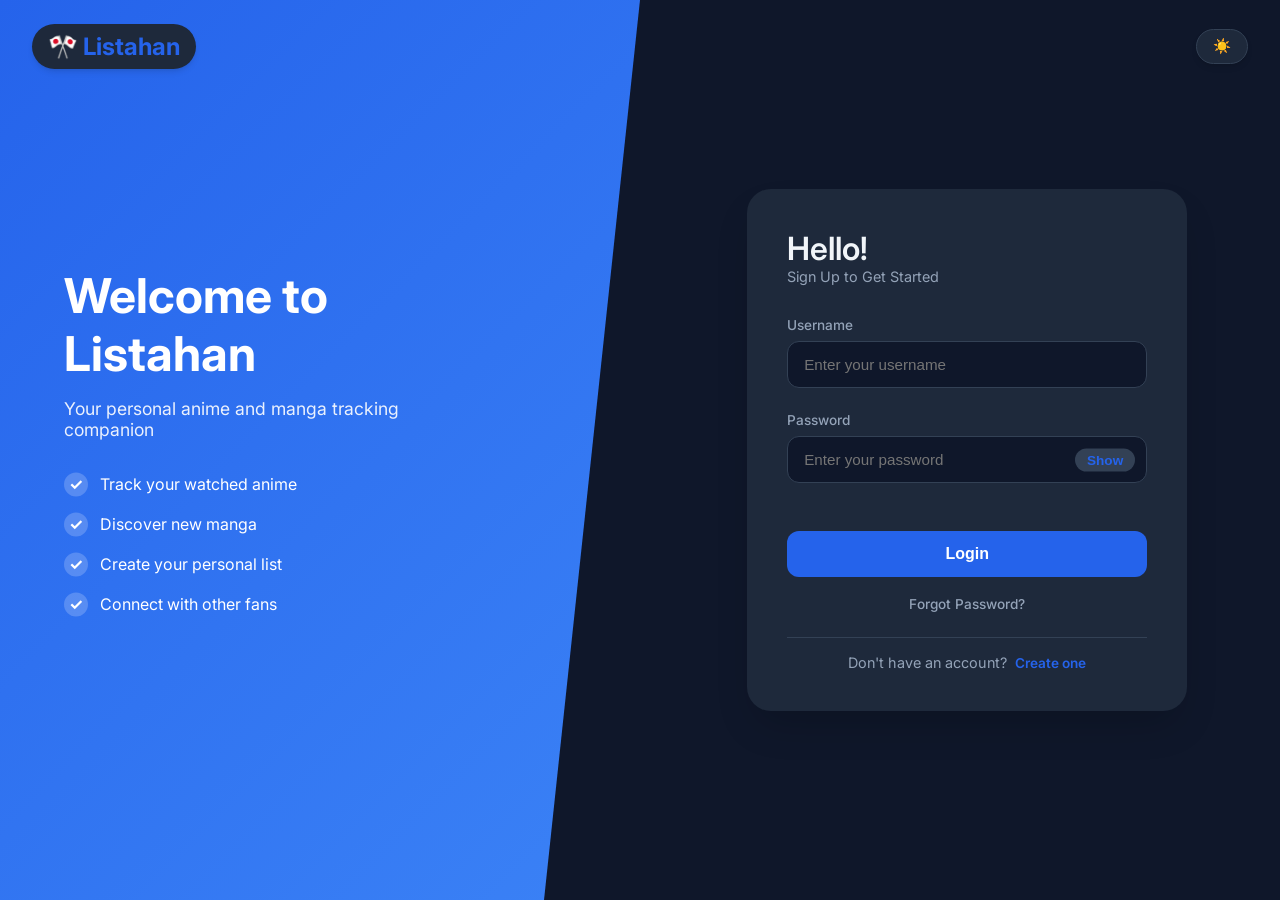
<file: index.html>
<!DOCTYPE html>
<html lang="en" data-theme="dark">
<head>
  <meta charset="UTF-8">
  <meta name="viewport" content="width=device-width, initial-scale=1.0">
  <title>Listahan ng AnimeManga — Dashboard</title>
  <link rel="icon" href="data:image/svg+xml,<svg xmlns='http://www.w3.org/2000/svg' viewBox='0 0 100 100'><text y='.9em' font-size='90'>🎌</text></svg>">
  <link rel="stylesheet" href="styles/style.css">
  <link rel="stylesheet" href="styles/detail-modal.css">
  <style>
    /* User Dropdown Styles */
    .user-dropdown-container {
      position: relative;
    }

    .user-dropdown {
      position: relative;
    }

    .user-dropdown-btn {
      display: flex;
      align-items: center;
      gap: 8px;
      padding: 8px 16px;
      background: var(--bg-card);
      border: 1px solid var(--border-color);
      border-radius: 30px;
      color: var(--text-primary);
      cursor: pointer;
      font-size: 0.9rem;
      transition: all 0.2s;
      white-space: nowrap;
      width: 100%;
    }

    .user-dropdown-btn:hover {
      background: var(--border-color);
      border-color: var(--accent);
    }

    .user-avatar {
      font-size: 1.1rem;
    }

    .user-name {
      font-weight: 500;
      max-width: 100px;
      overflow: hidden;
      text-overflow: ellipsis;
      white-space: nowrap;
    }

    .dropdown-arrow {
      font-size: 0.7rem;
      opacity: 0.7;
      transition: transform 0.2s;
      margin-left: auto;
    }

    .user-dropdown.active .dropdown-arrow {
      transform: rotate(180deg);
    }

    .user-dropdown-menu {
      position: absolute;
      top: calc(100% + 8px);
      right: 0;
      min-width: 220px;
      background: var(--bg-card);
      border: 1px solid var(--border-color);
      border-radius: 16px;
      padding: 8px 0;
      box-shadow: 0 10px 30px rgba(0, 0, 0, 0.3);
      opacity: 0;
      visibility: hidden;
      transform: translateY(-10px);
      transition: all 0.2s;
      z-index: 1000;
    }

    .user-dropdown.active .user-dropdown-menu {
      opacity: 1;
      visibility: visible;
      transform: translateY(0);
    }

    .dropdown-item {
      display: flex;
      align-items: center;
      gap: 12px;
      padding: 12px 16px;
      color: var(--text-primary);
      text-decoration: none;
      font-size: 0.95rem;
      transition: background 0.2s;
      cursor: pointer;
      border: none;
      background: none;
      width: 100%;
      text-align: left;
      box-sizing: border-box;
    }

    .dropdown-item:hover {
      background: rgba(100, 108, 255, 0.1);
    }

    .dropdown-item.logout-item:hover {
      background: rgba(244, 67, 54, 0.1);
      color: #f44336;
    }

    .dropdown-icon {
      font-size: 1.1rem;
      opacity: 0.8;
      min-width: 24px;
    }

    .dropdown-divider {
      height: 1px;
      background: var(--border-color);
      margin: 8px 0;
    }

    /* Auth buttons for logged out state */
    .auth-buttons {
      display: flex;
      gap: 8px;
    }

    .login-link, .register-link {
      padding: 8px 16px;
      border-radius: 30px;
      text-decoration: none;
      font-size: 0.9rem;
      font-weight: 500;
      transition: all 0.2s;
      white-space: nowrap;
    }

    .login-link {
      color: var(--text-primary);
      border: 1px solid var(--border-color);
    }

    .login-link:hover {
      background: var(--border-color);
    }

    .register-link {
      background: var(--accent);
      color: white;
      border: 1px solid var(--accent);
    }

    .register-link:hover {
      opacity: 0.9;
      transform: translateY(-2px);
    }

    @media (max-width: 768px) {
      .user-name {
        max-width: 60px;
      }
      
      .user-dropdown-btn {
        padding: 6px 12px;
      }
      
      .auth-buttons {
        gap: 4px;
      }
      
      .login-link, .register-link {
        padding: 6px 12px;
        font-size: 0.8rem;
      }
      
      .user-dropdown-menu {
        min-width: 200px;
      }
    }
  </style>
</head>
<body>

<!-- Loading Screen -->
<div id="loadingScreen">
  <div class="loading-logo">🎌 Listahan</div>
  <div class="loading-bar-wrap"><div class="loading-bar"></div></div>
</div>

<!-- Header with Dropdown -->
<header class="site-header">
  <a href="index.html" class="header-brand">🎌 Listahan</a>
  <nav class="site-nav">
    <a href="index.html" class="nav-link active" data-page="home">Dashboard</a>
    <a href="anime.html" class="nav-link" data-page="anime">Anime</a>
    <a href="manga.html" class="nav-link" data-page="manga">Manga</a>
    <a href="manhwa.html" class="nav-link" data-page="manhwa">Manhwa</a>
  </nav>
  <div class="header-right">
    <div class="db-status offline" id="dbStatus">
      <span class="db-dot"></span>Offline
    </div>
    <button id="themeToggle">🌙</button>
    <div id="headerUser" class="user-dropdown-container">
      <!-- Dynamically populated by auth.js -->
    </div>
  </div>
</header>

<!-- Main -->
<main class="page-wrapper">
  <!-- Page Header -->
  <div class="page-header">
    <div>
      <h1 class="page-title">Dashboard</h1>
      <p class="page-subtitle">Your anime, manga & manhwa collection</p>
    </div>
    <div class="search-wrap">
      <span class="search-icon">🔍</span>
      <input type="text" id="searchInput" class="search-input" placeholder="Search your collection...">
      <div id="searchResults"></div>
    </div>
  </div>

  <!-- Stats -->
  <div class="stats-grid">
    <div class="stat-card">
      <div class="stat-num" id="statTotal">0</div>
      <div class="stat-label">Total Titles</div>
    </div>
    <div class="stat-card">
      <div class="stat-num" id="statAnime">0</div>
      <div class="stat-label">Anime</div>
    </div>
    <div class="stat-card">
      <div class="stat-num" id="statManga">0</div>
      <div class="stat-label">Manga</div>
    </div>
    <div class="stat-card">
      <div class="stat-num" id="statManhwa">0</div>
      <div class="stat-label">Manhwa</div>
    </div>
    <div class="stat-card">
      <div class="stat-num" id="statWatching">0</div>
      <div class="stat-label">Watching</div>
    </div>
    <div class="stat-card">
      <div class="stat-num" id="statComplete">0</div>
      <div class="stat-label">Completed</div>
    </div>
  </div>

  <!-- Recent -->
  <h2 class="section-title">📺 Recently Updated</h2>
  <div id="recentContainer">
    <div class="loading-state">
      <div class="spinner-ring"></div>
      <p>Loading your collection...</p>
    </div>
  </div>

  <!-- Quick Links -->
  <h2 class="section-title" style="margin-top: 2rem;">🔗 Quick Add</h2>
  <div style="display:flex; gap:0.75rem; flex-wrap:wrap; margin-bottom:2rem;">
    <a href="anime.html" class="filter-tab" style="background:var(--bg-card)">➕ Add Anime</a>
    <a href="manga.html" class="filter-tab" style="background:var(--bg-card)">➕ Add Manga</a>
    <a href="manhwa.html" class="filter-tab" style="background:var(--bg-card)">➕ Add Manhwa</a>
  </div>
</main>

<!-- Footer -->
<footer class="site-footer">
  <div class="footer-brand">🎌 Listahan ng AnimeManga</div>
  <div class="footer-links">
    <a href="about.html">About</a>
    <a href="privacy.html">Privacy</a>
    <a href="contact.html">Contact</a>
  </div>
 <p class="footer-copy">Made with ❤️ by Mark Joseph Rogasan &copy; 2026</p>
</footer>

<!-- Scripts -->
<script src="js/config.js"></script>
<script src="js/database.js"></script>
<script src="js/auth.js"></script>
<script src="js/notification.js"></script>
<script src="js/common.js"></script>
<script src="js/detail-modal.js"></script>
<script src="js/index.js"></script>

<script>
  // Init db status indicator
  const dbStatusEl = document.getElementById('dbStatus');
  Database.onStatusChange(online => {
    dbStatusEl.className = `db-status ${online ? 'online' : 'offline'}`;
    dbStatusEl.innerHTML = `<span class="db-dot"></span>${online ? 'Online' : 'Offline'}`;
  });

  // Hide loading screen
  window.addEventListener('load', () => {
    setTimeout(() => {
      const ls = document.getElementById('loadingScreen');
      if (ls) { 
        ls.classList.add('hide'); 
        setTimeout(() => ls.remove(), 500); 
      }
    }, 1200);
  });

  // Close dropdown when clicking outside
  document.addEventListener('click', function(event) {
    const dropdowns = document.querySelectorAll('.user-dropdown');
    dropdowns.forEach(dropdown => {
      if (!dropdown.contains(event.target)) {
        dropdown.classList.remove('active');
      }
    });
  });

  // Toggle dropdown function
  window.toggleDropdown = function(event) {
    if (event) {
      event.stopPropagation();
    }
    
    // Close all other dropdowns
    document.querySelectorAll('.user-dropdown').forEach(dropdown => {
      if (dropdown !== event?.currentTarget?.parentElement) {
        dropdown.classList.remove('active');
      }
    });
    
    // Toggle current dropdown
    const dropdown = event?.currentTarget?.parentElement;
    if (dropdown) {
      dropdown.classList.toggle('active');
    }
  };

  // Logout function
  window.logout = function() {
    if (Auth) {
      Auth.logout();
    } else {
      localStorage.removeItem(CONFIG.SESSION_KEY);
      window.location.href = 'login.html';
    }
  };

  // Update header user display
  function updateHeaderUser() {
    const headerUser = document.getElementById('headerUser');
    if (!headerUser) return;
    
    const session = localStorage.getItem(CONFIG.SESSION_KEY);
    if (session) {
      try {
        const user = JSON.parse(session);
        headerUser.innerHTML = `
          <div class="user-dropdown">
            <button class="user-dropdown-btn" onclick="toggleDropdown(event)">
              <span class="user-avatar">👤</span>
              <span class="user-name">${user.username}</span>
              <span class="dropdown-arrow">▼</span>
            </button>
            <div class="user-dropdown-menu">
              </a>
              <a href="change-password.html" class="dropdown-item">
                <span class="dropdown-icon">🔐</span>
                Change Password
              </a>
              <div class="dropdown-divider"></div>
              <button onclick="logout()" class="dropdown-item logout-item">
                <span class="dropdown-icon">🚪</span>
                Logout
              </button>
            </div>
          </div>
        `;
      } catch (e) {
        console.error('Error parsing user session:', e);
      }
    } else {
      headerUser.innerHTML = `
        <div class="auth-buttons">
          <a href="login.html" class="login-link">Login</a>
          <a href="register.html" class="register-link">Register</a>
        </div>
      `;
    }
  }

  // Call updateHeaderUser when page loads
  document.addEventListener('DOMContentLoaded', updateHeaderUser);
  
  // Also update when storage changes (for multi-tab support)
  window.addEventListener('storage', function(e) {
    if (e.key === CONFIG.SESSION_KEY) {
      updateHeaderUser();
    }
  });
</script>
</body>
</html>
</file>
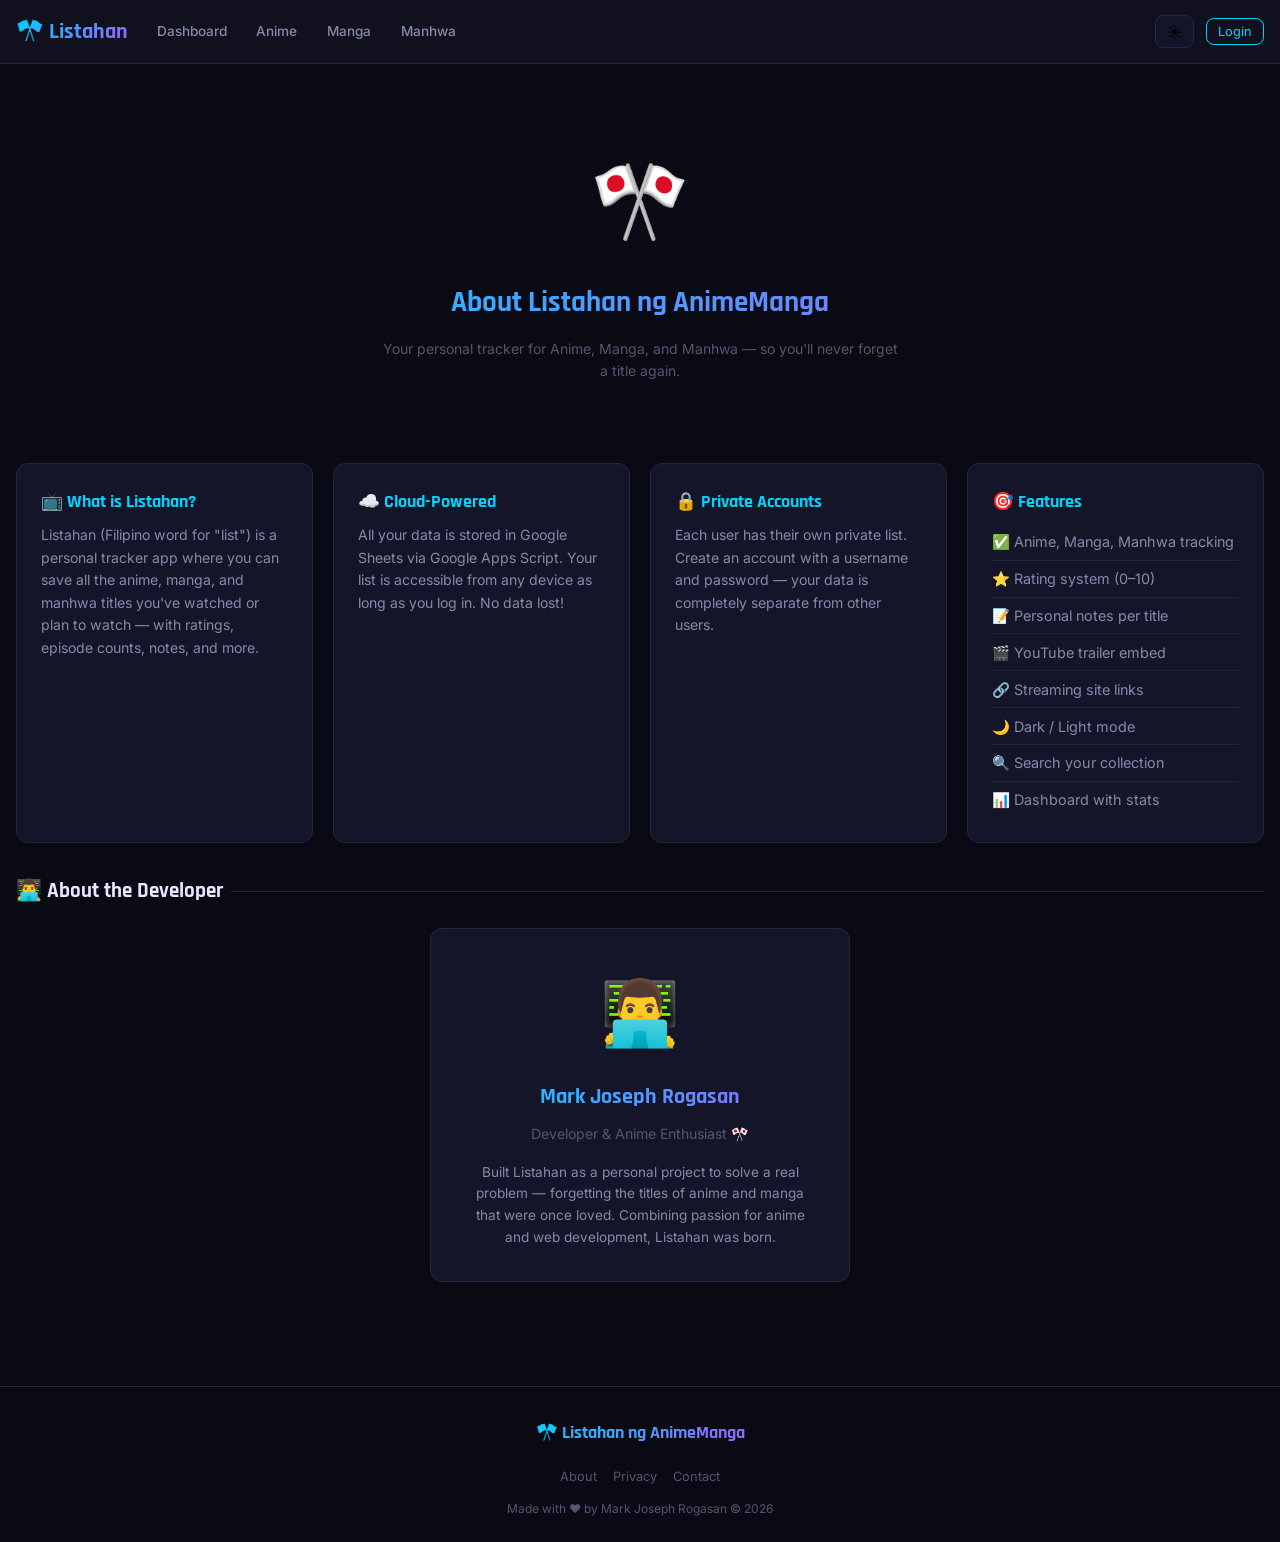
<file: about.html>
<!DOCTYPE html>
<html lang="en" data-theme="dark">
<head>
  <meta charset="UTF-8">
  <meta name="viewport" content="width=device-width, initial-scale=1.0">
  <title>About — Listahan ng AnimeManga</title>
  <link rel="icon" href="data:image/svg+xml,<svg xmlns='http://www.w3.org/2000/svg' viewBox='0 0 100 100'><text y='.9em' font-size='90'>🎌</text></svg>">
  <link rel="stylesheet" href="styles/style.css">
  <style>
    .about-hero { text-align:center; padding: 3rem 1rem; }
    .about-hero .big-icon { font-size: 5rem; display:block; margin-bottom:1rem; }
    .about-grid { display:grid; grid-template-columns: repeat(auto-fill, minmax(260px, 1fr)); gap:1.25rem; margin:2rem 0; }
    .about-card { background:var(--bg-card); border:1px solid var(--border); border-radius:var(--radius); padding:1.5rem; }
    .about-card h3 { font-family:'Rajdhani',sans-serif; font-size:1.1rem; margin-bottom:0.5rem; color:var(--accent); }
    .dev-card { background:var(--bg-card); border:1px solid var(--border); border-radius:var(--radius); padding:2rem; text-align:center; max-width:420px; margin:0 auto 2rem; }
    .dev-avatar { font-size:4rem; display:block; margin-bottom:1rem; }
    .dev-name { font-family:'Rajdhani',sans-serif; font-size:1.4rem; font-weight:700; background:var(--gradient); -webkit-background-clip:text; -webkit-text-fill-color:transparent; }
    .feature-list { list-style:none; }
    .feature-list li { padding:0.4rem 0; font-size:0.9rem; color:var(--text-secondary); border-bottom:1px solid var(--border); }
    .feature-list li:last-child { border:none; }
  </style>
</head>
<body>
<header class="site-header">
  <a href="index.html" class="header-brand">🎌 Listahan</a>
  <nav class="site-nav">
    <a href="index.html" class="nav-link" data-page="home">Dashboard</a>
    <a href="anime.html" class="nav-link">Anime</a>
    <a href="manga.html" class="nav-link">Manga</a>
    <a href="manhwa.html" class="nav-link">Manhwa</a>
  </nav>
  <div class="header-right">
    <button id="themeToggle" onclick="Common.toggleTheme()">🌙</button>
    <div id="headerUser"></div>
  </div>
</header>

<main class="page-wrapper">
  <div class="about-hero">
    <span class="big-icon">🎌</span>
    <h1 class="page-title">About Listahan ng AnimeManga</h1>
    <p style="color:var(--text-muted); max-width:520px; margin:0.75rem auto 0;">Your personal tracker for Anime, Manga, and Manhwa — so you'll never forget a title again.</p>
  </div>

  <div class="about-grid">
    <div class="about-card">
      <h3>📺 What is Listahan?</h3>
      <p style="font-size:0.88rem; color:var(--text-secondary); line-height:1.6;">Listahan (Filipino word for "list") is a personal tracker app where you can save all the anime, manga, and manhwa titles you've watched or plan to watch — with ratings, episode counts, notes, and more.</p>
    </div>
    <div class="about-card">
      <h3>☁️ Cloud-Powered</h3>
      <p style="font-size:0.88rem; color:var(--text-secondary); line-height:1.6;">All your data is stored in Google Sheets via Google Apps Script. Your list is accessible from any device as long as you log in. No data lost!</p>
    </div>
    <div class="about-card">
      <h3>🔒 Private Accounts</h3>
      <p style="font-size:0.88rem; color:var(--text-secondary); line-height:1.6;">Each user has their own private list. Create an account with a username and password — your data is completely separate from other users.</p>
    </div>
    <div class="about-card">
      <h3>🎯 Features</h3>
      <ul class="feature-list">
        <li>✅ Anime, Manga, Manhwa tracking</li>
        <li>⭐ Rating system (0–10)</li>
        <li>📝 Personal notes per title</li>
        <li>🎬 YouTube trailer embed</li>
        <li>🔗 Streaming site links</li>
        <li>🌙 Dark / Light mode</li>
        <li>🔍 Search your collection</li>
        <li>📊 Dashboard with stats</li>
      </ul>
    </div>
  </div>

  <h2 class="section-title">👨‍💻 About the Developer</h2>
  <div class="dev-card">
    <span class="dev-avatar">👨‍💻</span>
    <div class="dev-name">Mark Joseph Rogasan</div>
    <p style="color:var(--text-muted); font-size:0.88rem; margin:0.5rem 0 1rem;">Developer & Anime Enthusiast 🎌</p>
    <p style="font-size:0.85rem; color:var(--text-secondary); line-height:1.6;">Built Listahan as a personal project to solve a real problem — forgetting the titles of anime and manga that were once loved. Combining passion for anime and web development, Listahan was born.</p>
  </div>
</main>

<footer class="site-footer">
  <div class="footer-brand">🎌 Listahan ng AnimeManga</div>
  <div class="footer-links">
    <a href="about.html">About</a>
    <a href="privacy.html">Privacy</a>
    <a href="contact.html">Contact</a>
  </div>
  <p class="footer-copy">Made with ❤️ by Mark Joseph Rogasan &copy; 2026</p>
</footer>

<script src="js/config.js"></script>
<script src="js/database.js"></script>
<script src="js/auth.js"></script>
<script src="js/notification.js"></script>
<script src="js/common.js"></script>
<script>
  Auth.init(); Common.initTheme(); Common.renderUserInfo();
</script>
</body>
</html>
</file>
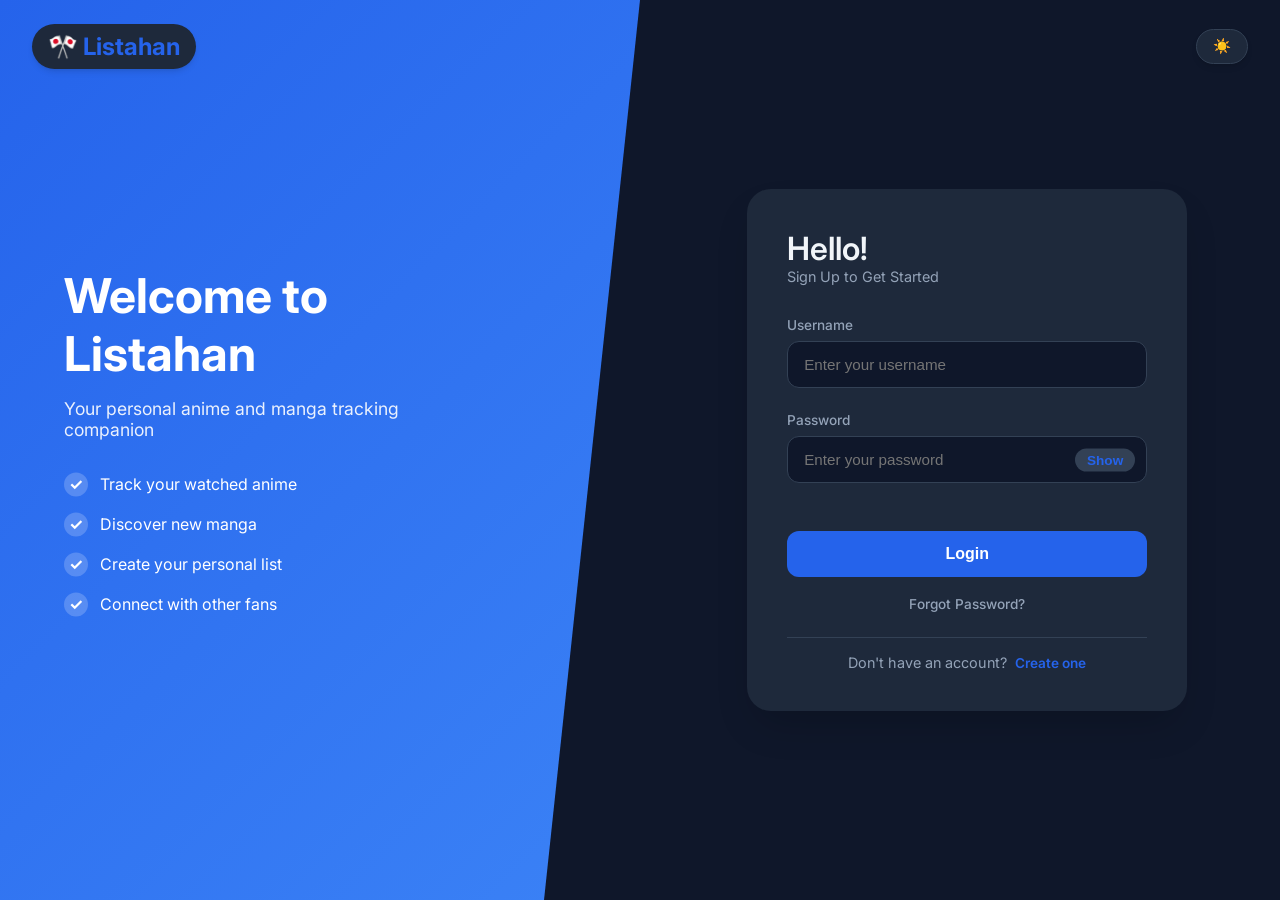
<file: anime.html>
<!DOCTYPE html>
<html lang="en" data-theme="dark">
<head>
  <meta charset="UTF-8">
  <meta name="viewport" content="width=device-width, initial-scale=1.0">
  <title>Listahan — Anime</title>
  <link rel="icon" href="data:image/svg+xml,<svg xmlns='http://www.w3.org/2000/svg' viewBox='0 0 100 100'><text y='.9em' font-size='90'>🎌</text></svg>">
  <link rel="stylesheet" href="styles/style.css">
  <link rel="stylesheet" href="styles/detail-modal.css">
  <style>
    /* User Dropdown Styles */
    .user-dropdown-container {
      position: relative;
    }
    .user-dropdown {
      position: relative;
    }
    .user-dropdown-btn {
      display: flex;
      align-items: center;
      gap: 8px;
      padding: 8px 16px;
      background: var(--bg-card);
      border: 1px solid var(--border-color);
      border-radius: 30px;
      color: var(--text-primary);
      cursor: pointer;
      font-size: 0.9rem;
      transition: all 0.2s;
      white-space: nowrap;
    }
    .user-dropdown-btn:hover {
      background: var(--border-color);
      border-color: var(--accent);
    }
    .user-avatar {
      font-size: 1.1rem;
    }
    .user-name {
      font-weight: 500;
      max-width: 100px;
      overflow: hidden;
      text-overflow: ellipsis;
      white-space: nowrap;
    }
    .dropdown-arrow {
      font-size: 0.7rem;
      opacity: 0.7;
      transition: transform 0.2s;
    }
    .user-dropdown.active .dropdown-arrow {
      transform: rotate(180deg);
    }
    .user-dropdown-menu {
      position: absolute;
      top: calc(100% + 8px);
      right: 0;
      min-width: 220px;
      background: var(--bg-card);
      border: 1px solid var(--border-color);
      border-radius: 16px;
      padding: 8px 0;
      box-shadow: 0 10px 30px rgba(0, 0, 0, 0.3);
      opacity: 0;
      visibility: hidden;
      transform: translateY(-10px);
      transition: all 0.2s;
      z-index: 1000;
    }
    .user-dropdown.active .user-dropdown-menu {
      opacity: 1;
      visibility: visible;
      transform: translateY(0);
    }
    .dropdown-item {
      display: flex;
      align-items: center;
      gap: 12px;
      padding: 12px 16px;
      color: var(--text-primary);
      text-decoration: none;
      font-size: 0.95rem;
      transition: background 0.2s;
      cursor: pointer;
      border: none;
      background: none;
      width: 100%;
      text-align: left;
    }
    .dropdown-item:hover {
      background: rgba(100, 108, 255, 0.1);
    }
    .dropdown-item.logout-item:hover {
      background: rgba(244, 67, 54, 0.1);
      color: #f44336;
    }
    .dropdown-icon {
      font-size: 1.1rem;
      opacity: 0.8;
      min-width: 24px;
    }
    .dropdown-divider {
      height: 1px;
      background: var(--border-color);
      margin: 8px 0;
    }
    .auth-buttons {
      display: flex;
      gap: 8px;
    }
    .login-link, .register-link {
      padding: 8px 16px;
      border-radius: 30px;
      text-decoration: none;
      font-size: 0.9rem;
      font-weight: 500;
      transition: all 0.2s;
      white-space: nowrap;
    }
    .login-link {
      color: var(--text-primary);
      border: 1px solid var(--border-color);
    }
    .login-link:hover {
      background: var(--border-color);
    }
    .register-link {
      background: var(--accent);
      color: white;
      border: 1px solid var(--accent);
    }
    .register-link:hover {
      opacity: 0.9;
      transform: translateY(-2px);
    }
  </style>
</head>
<body>

<!-- Loading Screen -->
<div id="loadingScreen">
  <div class="loading-logo">🎌 Listahan</div>
  <div class="loading-bar-wrap"><div class="loading-bar"></div></div>
</div>

<!-- Header with Dropdown -->
<header class="site-header">
  <a href="index.html" class="header-brand">🎌 Listahan</a>
  <nav class="site-nav">
    <a href="index.html" class="nav-link" data-page="home">Dashboard</a>
    <a href="anime.html" class="nav-link active" data-page="anime">Anime</a>
    <a href="manga.html" class="nav-link" data-page="manga">Manga</a>
    <a href="manhwa.html" class="nav-link" data-page="manhwa">Manhwa</a>
  </nav>
  <div class="header-right">
    <div class="db-status offline" id="dbStatus">
      <span class="db-dot"></span>Offline
    </div>
    <button id="themeToggle">🌙</button>
    <div id="headerUser" class="user-dropdown-container"></div>
  </div>
</header>

<!-- Main -->
<main class="page-wrapper">
  <div class="page-header">
    <div>
      <h1 class="page-title">📺 Anime List</h1>
      <p class="page-subtitle">Track your anime journey</p>
    </div>
    <div class="search-wrap">
      <span class="search-icon">🔍</span>
      <input type="text" id="searchInput" class="search-input" placeholder="Search anime...">
    </div>
  </div>

  <!-- Filter Tabs -->
  <div class="filter-bar">
    <button class="filter-tab active" data-status="all">All <span class="tab-count" id="count-all">0</span></button>
    <button class="filter-tab" data-status="watching">Watching <span class="tab-count" id="count-watching">0</span></button>
    <button class="filter-tab" data-status="plan">Plan <span class="tab-count" id="count-plan">0</span></button>
    <button class="filter-tab" data-status="complete">Completed <span class="tab-count" id="count-complete">0</span></button>
    <button class="filter-tab" data-status="dropped">Dropped <span class="tab-count" id="count-dropped">0</span></button>
    <span class="result-info"><span id="resultCount">0 titles</span></span>
  </div>

  <!-- Items Container -->
  <div id="itemsContainer">
    <div class="loading-state">
      <div class="spinner-ring"></div>
      <p>Loading anime...</p>
    </div>
  </div>
</main>

<!-- Footer -->
<footer class="site-footer">
  <div class="footer-brand">🎌 Listahan ng AnimeManga</div>
  <div class="footer-links">
    <a href="about.html">About</a>
    <a href="privacy.html">Privacy</a>
    <a href="contact.html">Contact</a>
  </div>
   <p class="footer-copy">Made with ❤️ by Mark Joseph Rogasan &copy; 2026</p>
</footer>

<!-- FAB Add Button -->
<button class="btn-add" onclick="ListPage.openAddModal()" title="Add Anime">+</button>

<!-- Add/Edit Modal -->
<div id="itemModal" class="modal-overlay">
  <div class="modal-box">
    <div class="modal-header">
      <h2 class="modal-title" id="modalTitle">Add Anime</h2>
      <button class="modal-close" onclick="ListPage.closeModal()">✕</button>
    </div>
    <form id="itemForm">
      <div class="form-group">
        <label class="form-label">Title *</label>
        <input type="text" id="itemTitle" class="form-control" placeholder="Anime title..." required>
      </div>
      <div class="form-row">
        <div class="form-group">
          <label class="form-label">Status</label>
          <select id="itemStatus" class="form-control">
            <option value="plan">Plan to Watch</option>
            <option value="watching">Watching</option>
            <option value="complete">Completed</option>
            <option value="dropped">Dropped</option>
          </select>
        </div>
        <div class="form-group">
          <label class="form-label">Rating (0-10)</label>
          <input type="number" id="itemRating" class="form-control" min="0" max="10" step="0.1" placeholder="e.g. 9.5">
        </div>
      </div>
      <div class="form-row">
        <div class="form-group">
          <label class="form-label">Episodes Watched</label>
          <input type="number" id="itemEpCurrent" class="form-control" min="0" placeholder="0">
        </div>
        <div class="form-group">
          <label class="form-label">Total Episodes</label>
          <input type="number" id="itemEpTotal" class="form-control" min="0" placeholder="12">
        </div>
      </div>
      <div class="form-row">
        <div class="form-group">
          <label class="form-label">Genre</label>
          <select id="itemGenre" class="form-control">
            <option value="">Select genre...</option>
          </select>
        </div>
        <div class="form-group">
          <label class="form-label">Year</label>
          <input type="text" id="itemYear" class="form-control" placeholder="2024">
        </div>
      </div>
      <div class="form-group">
        <label class="form-label">Cover Image URL</label>
        <input type="url" id="itemImageUrl" class="form-control" placeholder="https://...">
        <p class="form-hint">Paste an image URL from MyAnimeList, AniList, etc.</p>
      </div>
      <div class="form-group">
        <label class="form-label">Streaming URL</label>
        <input type="url" id="itemStreamUrl" class="form-control" placeholder="https://gogoanime.com/...">
        <p class="form-hint">Click image on card will open this URL</p>
      </div>
      <div class="form-group">
        <label class="form-label">YouTube Trailer / PV URL</label>
        <input type="url" id="itemYoutubeUrl" class="form-control" placeholder="https://youtube.com/watch?v=...">
      </div>
      <div class="form-group">
        <label class="form-label">Notes</label>
        <textarea id="itemNotes" class="form-control" placeholder="Your personal notes, thoughts, memorable moments..."></textarea>
      </div>
      <button type="submit" class="btn-submit">💾 Save</button>
    </form>
  </div>
</div>

<!-- Scripts -->
<script src="js/config.js"></script>
<script src="js/database.js"></script>
<script src="js/auth.js"></script>
<script src="js/notification.js"></script>
<script src="js/common.js"></script>
<script src="js/detail-modal.js"></script>
<script src="js/list-page-core.js"></script>
<script src="js/anime.js"></script>

<script>
  // DB status wiring
  const dbStatusEl = document.getElementById('dbStatus');
  Database.onStatusChange(online => {
    dbStatusEl.className = `db-status ${online ? 'online' : 'offline'}`;
    dbStatusEl.innerHTML = `<span class="db-dot"></span>${online ? 'Online' : 'Offline'}`;
  });

  // Hide loading screen
  window.addEventListener('load', () => {
    setTimeout(() => {
      const ls = document.getElementById('loadingScreen');
      if (ls) { ls.classList.add('hide'); setTimeout(() => ls.remove(), 500); }
    }, 1200);
  });

  // Close dropdown when clicking outside
  document.addEventListener('click', function(event) {
    const dropdowns = document.querySelectorAll('.user-dropdown');
    dropdowns.forEach(dropdown => {
      if (!dropdown.contains(event.target)) {
        dropdown.classList.remove('active');
      }
    });
  });

  // Toggle dropdown function
  window.toggleDropdown = function(event) {
    if (event) {
      event.stopPropagation();
    }
    document.querySelectorAll('.user-dropdown').forEach(dropdown => {
      if (dropdown !== event?.currentTarget?.parentElement) {
        dropdown.classList.remove('active');
      }
    });
    const dropdown = event?.currentTarget?.parentElement;
    if (dropdown) {
      dropdown.classList.toggle('active');
    }
  };

  // Logout function
  window.logout = function() {
    if (Auth) {
      Auth.logout();
    } else {
      localStorage.removeItem(CONFIG.SESSION_KEY);
      window.location.href = 'login.html';
    }
  };

  // Update header user display
  function updateHeaderUser() {
    const headerUser = document.getElementById('headerUser');
    if (!headerUser) return;
    
    const session = localStorage.getItem(CONFIG.SESSION_KEY);
    if (session) {
      try {
        const user = JSON.parse(session);
        headerUser.innerHTML = `
          <div class="user-dropdown">
            <button class="user-dropdown-btn" onclick="toggleDropdown(event)">
              <span class="user-avatar">👤</span>
              <span class="user-name">${user.username}</span>
              <span class="dropdown-arrow">▼</span>
            </button>
            <div class="user-dropdown-menu">
              <a href="change-password.html" class="dropdown-item">
                <span class="dropdown-icon">🔐</span>
                Change Password
              </a>
              <div class="dropdown-divider"></div>
              <button onclick="logout()" class="dropdown-item logout-item">
                <span class="dropdown-icon">🚪</span>
                Logout
              </button>
            </div>
          </div>
        `;
      } catch (e) {
        console.error('Error parsing user session:', e);
      }
    } else {
      headerUser.innerHTML = `
        <div class="auth-buttons">
          <a href="login.html" class="login-link">Login</a>
          <a href="register.html" class="register-link">Register</a>
        </div>
      `;
    }
  }

  // Call updateHeaderUser when page loads
  document.addEventListener('DOMContentLoaded', updateHeaderUser);
  window.addEventListener('storage', function(e) {
    if (e.key === CONFIG.SESSION_KEY) {
      updateHeaderUser();
    }
  });
</script>
</body>
</html>
</file>
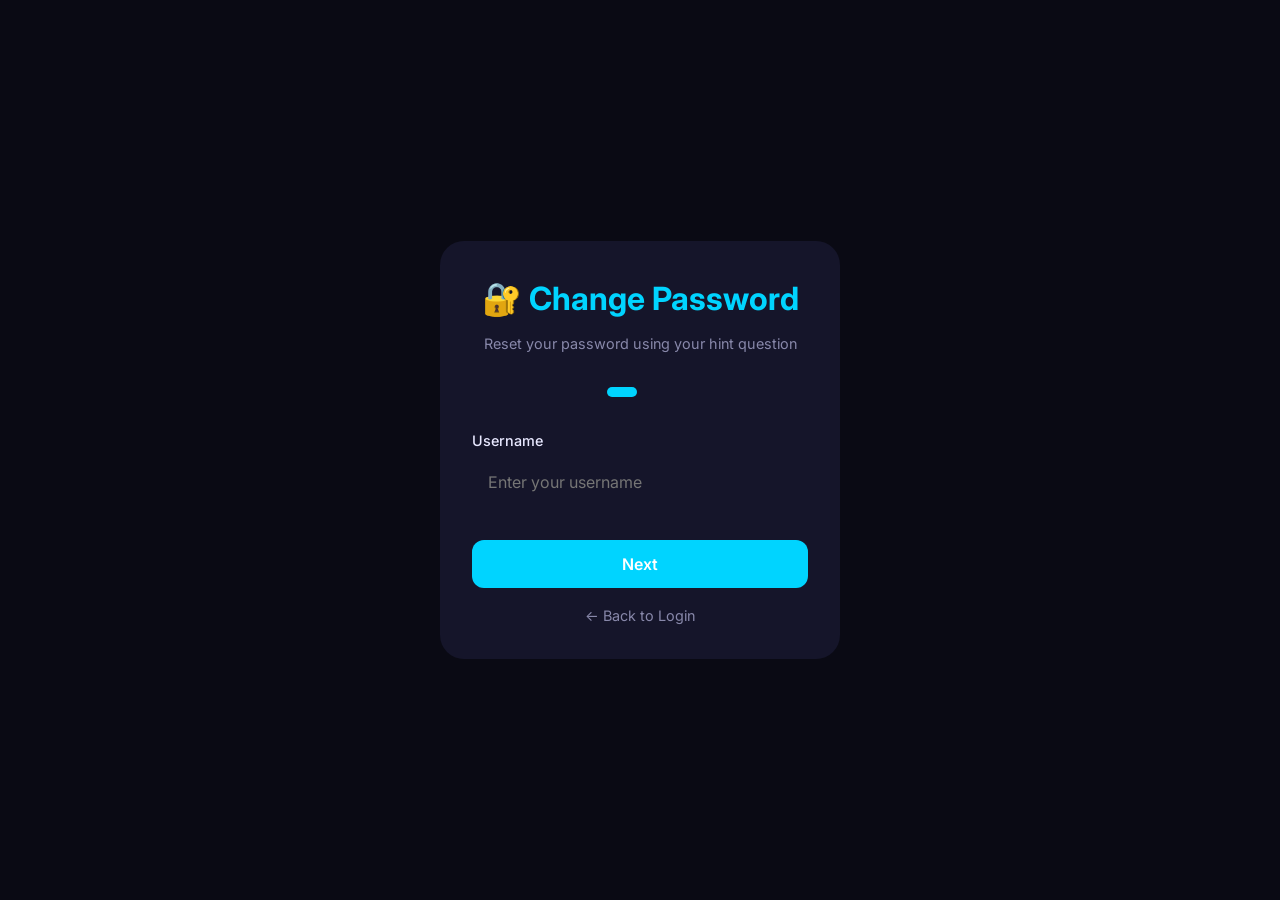
<file: change-password.html>
<!DOCTYPE html>
<html lang="en" data-theme="dark">
<head>
  <meta charset="UTF-8">
  <meta name="viewport" content="width=device-width, initial-scale=1.0">
  <title>Listahan — Change Password</title>
  <link rel="icon" href="data:image/svg+xml,<svg xmlns='http://www.w3.org/2000/svg' viewBox='0 0 100 100'><text y='.9em' font-size='90'>🔐</text></svg>">
  <link rel="stylesheet" href="styles/style.css">
  <style>
    .auth-container {
      min-height: 100vh;
      display: flex;
      align-items: center;
      justify-content: center;
      padding: 1rem;
    }
    .auth-card {
      max-width: 400px;
      width: 100%;
      background: var(--bg-card);
      border-radius: 24px;
      padding: 2rem;
      border: 1px solid var(--border-color);
    }
    .auth-header {
      text-align: center;
      margin-bottom: 2rem;
    }
    .auth-header h1 {
      font-size: 2rem;
      margin-bottom: 0.5rem;
      color: var(--accent);
    }
    .auth-header p {
      color: var(--text-secondary);
      font-size: 0.9rem;
    }
    .form-group {
      margin-bottom: 1.25rem;
    }
    .form-label {
      display: block;
      margin-bottom: 0.5rem;
      color: var(--text-primary);
      font-weight: 500;
      font-size: 0.9rem;
    }
    .form-control {
      width: 100%;
      padding: 0.75rem 1rem;
      background: var(--bg-input);
      border: 1px solid var(--border-color);
      border-radius: 12px;
      color: var(--text-primary);
      font-size: 1rem;
      transition: all 0.2s;
    }
    .form-control:focus {
      outline: none;
      border-color: var(--accent);
      box-shadow: 0 0 0 3px rgba(var(--accent-rgb), 0.1);
    }
    .btn-submit {
      width: 100%;
      padding: 0.875rem;
      background: var(--accent);
      color: white;
      border: none;
      border-radius: 12px;
      font-size: 1rem;
      font-weight: 600;
      cursor: pointer;
      transition: all 0.2s;
      margin-top: 1rem;
    }
    .btn-submit:hover {
      opacity: 0.9;
      transform: translateY(-2px);
    }
    .btn-submit:disabled {
      opacity: 0.5;
      cursor: not-allowed;
    }
    .step-indicator {
      display: flex;
      gap: 0.5rem;
      margin-bottom: 2rem;
      justify-content: center;
    }
    .step {
      width: 10px;
      height: 10px;
      border-radius: 50%;
      background: var(--border-color);
      transition: all 0.3s;
    }
    .step.active {
      background: var(--accent);
      width: 30px;
      border-radius: 5px;
    }
    .error-message {
      color: #f44336;
      font-size: 0.9rem;
      margin-top: 0.5rem;
      text-align: center;
    }
    .success-message {
      color: #4caf50;
      font-size: 0.9rem;
      margin-top: 0.5rem;
      text-align: center;
    }
    .back-link {
      text-align: center;
      margin-top: 1rem;
    }
    .back-link a {
      color: var(--text-secondary);
      text-decoration: none;
      font-size: 0.9rem;
    }
    .back-link a:hover {
      color: var(--accent);
    }
    .password-requirements {
      font-size: 0.8rem;
      color: var(--text-secondary);
      margin-top: 0.25rem;
    }
  </style>
</head>
<body>

<!-- Loading Screen -->
<div id="loadingScreen">
  <div class="loading-logo">🎌 Listahan</div>
  <div class="loading-bar-wrap"><div class="loading-bar"></div></div>
</div>

<div class="auth-container">
  <div class="auth-card">
    <div class="auth-header">
      <h1>🔐 Change Password</h1>
      <p>Reset your password using your hint question</p>
    </div>

    <!-- Step Indicator -->
    <div class="step-indicator">
      <div class="step active" id="step1"></div>
      <div class="step" id="step2"></div>
      <div class="step" id="step3"></div>
    </div>

    <!-- Step 1: Username -->
    <div id="step1-content">
      <div class="form-group">
        <label class="form-label">Username</label>
        <input type="text" id="username" class="form-control" placeholder="Enter your username" autocomplete="off">
      </div>
      <button class="btn-submit" onclick="nextStep()">Next</button>
      <div id="step1-error" class="error-message"></div>
    </div>

    <!-- Step 2: Hint Answer -->
    <div id="step2-content" style="display: none;">
      <div class="form-group">
        <label class="form-label" id="hintQuestion">Hint Question</label>
        <input type="text" id="hintAnswer" class="form-control" placeholder="Enter your hint answer">
      </div>
      <button class="btn-submit" onclick="verifyHint()">Verify Answer</button>
      <button class="btn-submit" style="background: var(--bg-card); color: var(--text-primary); margin-top: 0.5rem;" onclick="goBack()">Back</button>
      <div id="step2-error" class="error-message"></div>
    </div>

    <!-- Step 3: New Password -->
    <div id="step3-content" style="display: none;">
      <div class="form-group">
        <label class="form-label">New Password</label>
        <input type="password" id="newPassword" class="form-control" placeholder="Enter new password">
      </div>
      <div class="form-group">
        <label class="form-label">Confirm Password</label>
        <input type="password" id="confirmPassword" class="form-control" placeholder="Confirm new password">
      </div>
      <p class="password-requirements">Password must be at least 6 characters</p>
      <button class="btn-submit" onclick="changePassword()">Change Password</button>
      <button class="btn-submit" style="background: var(--bg-card); color: var(--text-primary); margin-top: 0.5rem;" onclick="goToStep(2)">Back</button>
      <div id="step3-error" class="error-message"></div>
      <div id="step3-success" class="success-message"></div>
    </div>

    <div class="back-link">
      <a href="login.html">← Back to Login</a>
    </div>
  </div>
</div>

<script src="js/config.js"></script>
<script src="js/database.js"></script>
<script src="js/auth.js"></script>
<script src="js/notification.js"></script>

<script>
  let currentStep = 1;
  let verifiedUser = '';

  // Hide loading screen
  window.addEventListener('load', () => {
    setTimeout(() => {
      const ls = document.getElementById('loadingScreen');
      if (ls) { 
        ls.classList.add('hide'); 
        setTimeout(() => ls.remove(), 500); 
      }
    }, 800);
  });

  function nextStep() {
    const username = document.getElementById('username').value.trim();
    if (!username) {
      showError('step1-error', 'Please enter your username');
      return;
    }

    // Check if user exists
    checkUserExists(username);
  }

  async function checkUserExists(username) {
    const btn = document.querySelector('#step1-content .btn-submit');
    btn.disabled = true;
    btn.textContent = 'Checking...';

    try {
      // We'll use a simple check by trying to get the hint question
      const response = await Database.request({
        action: 'verifyHint',
        username: username,
        hintAnswer: 'dummy' // This will fail but we'll get the error
      });

      if (response && response.success === false && response.error === 'Incorrect hint answer') {
        // User exists! (wrong answer but user found)
        verifiedUser = username;
        document.getElementById('step1-content').style.display = 'none';
        document.getElementById('step2-content').style.display = 'block';
        document.getElementById('step2').classList.add('active');
        currentStep = 2;
        document.getElementById('hintQuestion').textContent = 'Answer your hint question:';
      } else if (response && response.error === 'Username not found') {
        showError('step1-error', 'Username not found');
      } else {
        showError('step1-error', 'Please try again');
      }
    } catch (e) {
      showError('step1-error', 'Connection error. Please try again.');
    } finally {
      btn.disabled = false;
      btn.textContent = 'Next';
    }
  }

  async function verifyHint() {
    const hintAnswer = document.getElementById('hintAnswer').value.trim();
    if (!hintAnswer) {
      showError('step2-error', 'Please enter your hint answer');
      return;
    }

    const btn = document.querySelector('#step2-content .btn-submit');
    btn.disabled = true;
    btn.textContent = 'Verifying...';

    try {
      const response = await Database.request({
        action: 'verifyHint',
        username: verifiedUser,
        hintAnswer: hintAnswer
      });

      if (response && response.success) {
        document.getElementById('step2-content').style.display = 'none';
        document.getElementById('step3-content').style.display = 'block';
        document.getElementById('step3').classList.add('active');
        currentStep = 3;
        clearError('step2-error');
      } else {
        showError('step2-error', response?.error || 'Incorrect answer');
      }
    } catch (e) {
      showError('step2-error', 'Connection error. Please try again.');
    } finally {
      btn.disabled = false;
      btn.textContent = 'Verify Answer';
    }
  }

  async function changePassword() {
    const newPassword = document.getElementById('newPassword').value;
    const confirmPassword = document.getElementById('confirmPassword').value;

    if (!newPassword || !confirmPassword) {
      showError('step3-error', 'Please fill in all fields');
      return;
    }

    if (newPassword.length < 6) {
      showError('step3-error', 'Password must be at least 6 characters');
      return;
    }

    if (newPassword !== confirmPassword) {
      showError('step3-error', 'Passwords do not match');
      return;
    }

    const hintAnswer = document.getElementById('hintAnswer').value.trim();

    const btn = document.querySelector('#step3-content .btn-submit');
    btn.disabled = true;
    btn.textContent = 'Changing password...';

    try {
      const response = await Database.request({
        action: 'changePassword',
        username: verifiedUser,
        hintAnswer: hintAnswer,
        newPassword: newPassword
      });

      if (response && response.success) {
        document.getElementById('step3-success').textContent = '✓ Password changed successfully!';
        setTimeout(() => {
          window.location.href = 'login.html';
        }, 2000);
      } else {
        showError('step3-error', response?.error || 'Failed to change password');
      }
    } catch (e) {
      showError('step3-error', 'Connection error. Please try again.');
    } finally {
      btn.disabled = false;
      btn.textContent = 'Change Password';
    }
  }

  function goBack() {
    goToStep(1);
  }

  function goToStep(step) {
    document.getElementById('step1-content').style.display = step === 1 ? 'block' : 'none';
    document.getElementById('step2-content').style.display = step === 2 ? 'block' : 'none';
    document.getElementById('step3-content').style.display = step === 3 ? 'block' : 'none';
    
    document.getElementById('step1').classList.toggle('active', step === 1);
    document.getElementById('step2').classList.toggle('active', step === 2);
    document.getElementById('step3').classList.toggle('active', step === 3);
    
    currentStep = step;
    
    clearError('step1-error');
    clearError('step2-error');
    clearError('step3-error');
  }

  function showError(elementId, message) {
    document.getElementById(elementId).textContent = message;
  }

  function clearError(elementId) {
    document.getElementById(elementId).textContent = '';
  }
</script>
</body>
</html>
</file>
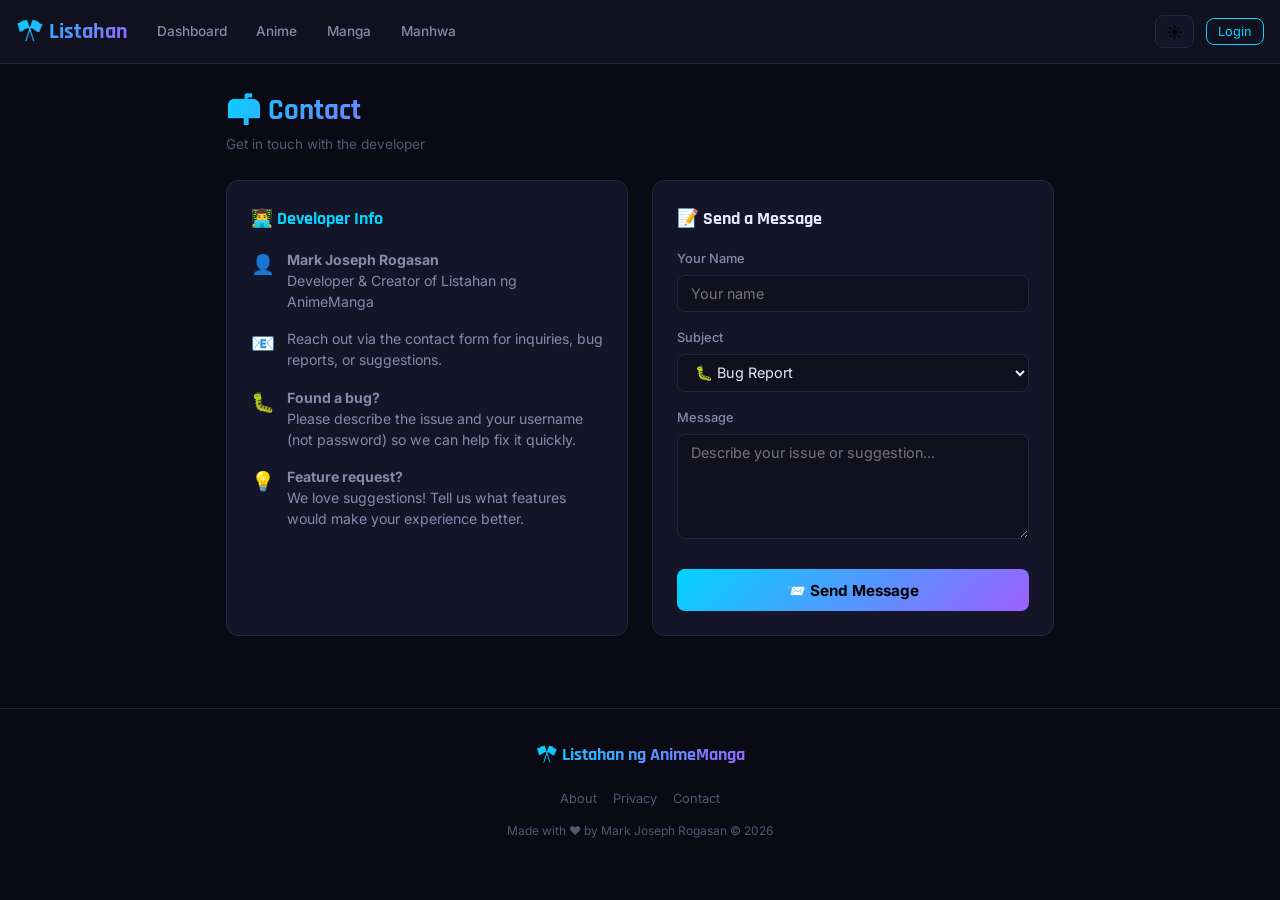
<file: contact.html>
<!DOCTYPE html>
<html lang="en" data-theme="dark">
<head>
  <meta charset="UTF-8">
  <meta name="viewport" content="width=device-width, initial-scale=1.0">
  <title>Contact — Listahan ng AnimeManga</title>
  <link rel="icon" href="data:image/svg+xml,<svg xmlns='http://www.w3.org/2000/svg' viewBox='0 0 100 100'><text y='.9em' font-size='90'>🎌</text></svg>">
  <link rel="stylesheet" href="styles/style.css">
  <style>
    .contact-grid { display:grid; grid-template-columns: 1fr 1fr; gap:1.5rem; }
    .contact-info { background:var(--bg-card); border:1px solid var(--border); border-radius:var(--radius); padding:1.5rem; }
    .contact-info h3 { font-family:'Rajdhani',sans-serif; font-size:1.1rem; color:var(--accent); margin-bottom:1rem; }
    .contact-item { display:flex; gap:0.75rem; align-items:flex-start; margin-bottom:1rem; }
    .contact-item-icon { font-size:1.2rem; }
    .contact-item-text { font-size:0.88rem; color:var(--text-secondary); line-height:1.5; }
    .contact-form-wrap { background:var(--bg-card); border:1px solid var(--border); border-radius:var(--radius); padding:1.5rem; }
    .contact-form-wrap h3 { font-family:'Rajdhani',sans-serif; font-size:1.1rem; margin-bottom:1rem; }
    @media (max-width:640px) { .contact-grid { grid-template-columns:1fr; } }
  </style>
</head>
<body>
<header class="site-header">
  <a href="index.html" class="header-brand">🎌 Listahan</a>
  <nav class="site-nav">
    <a href="index.html" class="nav-link">Dashboard</a>
    <a href="anime.html" class="nav-link">Anime</a>
    <a href="manga.html" class="nav-link">Manga</a>
    <a href="manhwa.html" class="nav-link">Manhwa</a>
  </nav>
  <div class="header-right">
    <button id="themeToggle" onclick="Common.toggleTheme()">🌙</button>
    <div id="headerUser"></div>
  </div>
</header>

<main class="page-wrapper" style="max-width:860px;">
  <div class="page-header">
    <div>
      <h1 class="page-title">📬 Contact</h1>
      <p class="page-subtitle">Get in touch with the developer</p>
    </div>
  </div>

  <div class="contact-grid">
    <div class="contact-info">
      <h3>👨‍💻 Developer Info</h3>
      <div class="contact-item">
        <span class="contact-item-icon">👤</span>
        <div class="contact-item-text">
          <strong>Mark Joseph Rogasan</strong><br>
          Developer & Creator of Listahan ng AnimeManga
        </div>
      </div>
      <div class="contact-item">
        <span class="contact-item-icon">📧</span>
        <div class="contact-item-text">
          Reach out via the contact form for inquiries, bug reports, or suggestions.
        </div>
      </div>
      <div class="contact-item">
        <span class="contact-item-icon">🐛</span>
        <div class="contact-item-text">
          <strong>Found a bug?</strong><br>
          Please describe the issue and your username (not password) so we can help fix it quickly.
        </div>
      </div>
      <div class="contact-item">
        <span class="contact-item-icon">💡</span>
        <div class="contact-item-text">
          <strong>Feature request?</strong><br>
          We love suggestions! Tell us what features would make your experience better.
        </div>
      </div>
    </div>

    <div class="contact-form-wrap">
      <h3>📝 Send a Message</h3>
      <form onsubmit="handleContact(event)">
        <div class="form-group">
          <label class="form-label">Your Name</label>
          <input type="text" id="contactName" class="form-control" placeholder="Your name" required>
        </div>
        <div class="form-group">
          <label class="form-label">Subject</label>
          <select id="contactSubject" class="form-control">
            <option value="bug">🐛 Bug Report</option>
            <option value="feature">💡 Feature Request</option>
            <option value="account">🔒 Account Issue</option>
            <option value="other">💬 Other</option>
          </select>
        </div>
        <div class="form-group">
          <label class="form-label">Message</label>
          <textarea id="contactMessage" class="form-control" rows="5" placeholder="Describe your issue or suggestion..." required></textarea>
        </div>
        <button type="submit" class="btn-submit">📨 Send Message</button>
      </form>
    </div>
  </div>
</main>

<footer class="site-footer">
  <div class="footer-brand">🎌 Listahan ng AnimeManga</div>
  <div class="footer-links">
    <a href="about.html">About</a>
    <a href="privacy.html">Privacy</a>
    <a href="contact.html">Contact</a>
  </div>
  <p class="footer-copy">Made with ❤️ by Mark Joseph Rogasan &copy; 2026</p>
</footer>

<script src="js/config.js"></script>
<script src="js/database.js"></script>
<script src="js/auth.js"></script>
<script src="js/notification.js"></script>
<script src="js/common.js"></script>
<script>
  Auth.init(); Common.initTheme(); Notification.init(); Common.renderUserInfo();

  function handleContact(e) {
    e.preventDefault();
    const name = document.getElementById('contactName').value.trim();
    const msg = document.getElementById('contactMessage').value.trim();
    if (!name || !msg) { Notification.warning('Please fill all fields'); return; }
    // Since this is a static site, we just show success
    Notification.success(`Thanks ${name}! Message noted. (In production, integrate with EmailJS or Formspree.)`);
    e.target.reset();
  }
</script>
</body>
</html>
</file>
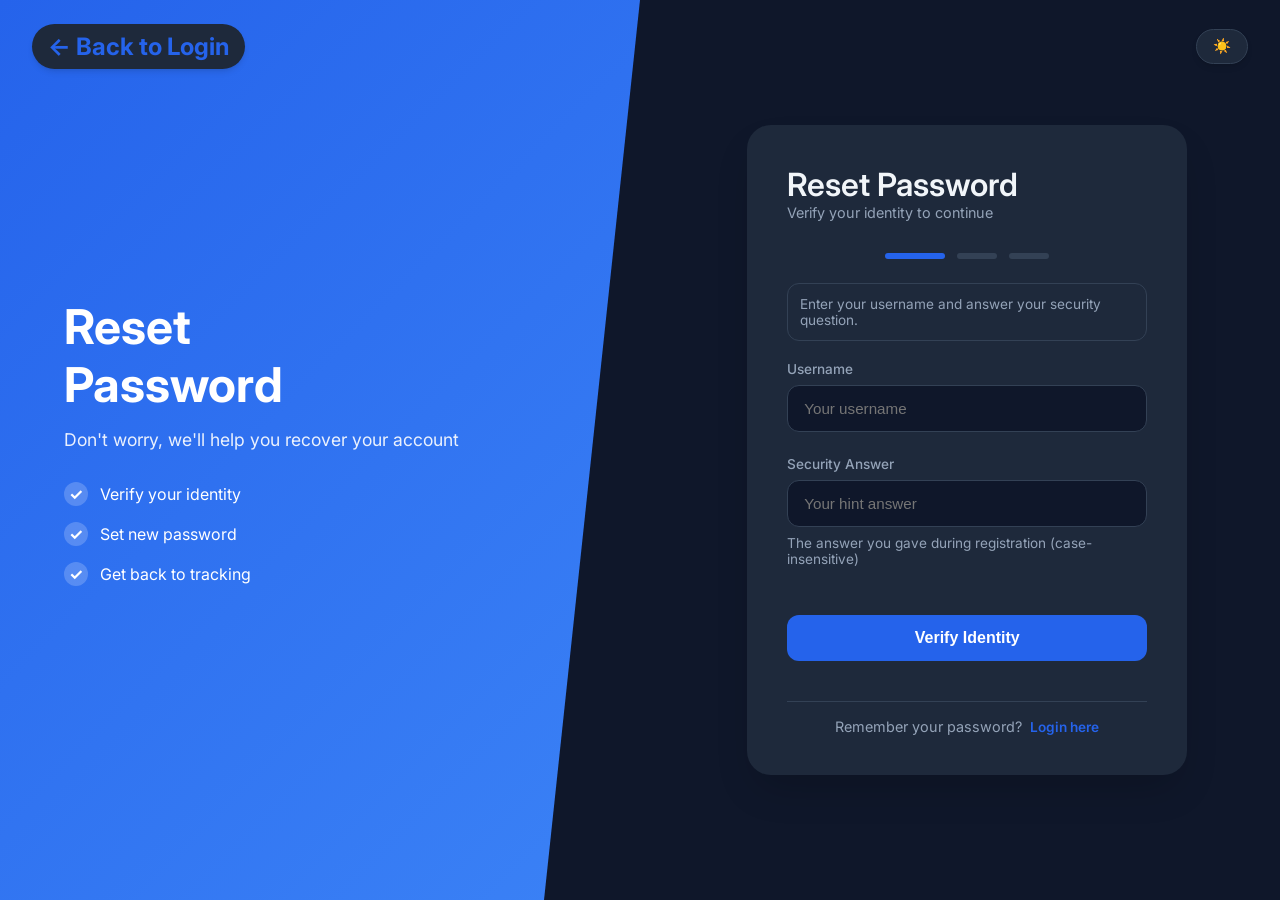
<file: forgot-password.html>
<!DOCTYPE html>
<html lang="en" data-theme="light">
<head>
  <meta charset="UTF-8">
  <meta name="viewport" content="width=device-width, initial-scale=1.0">
  <title>Forgot Password — Listahan ng AnimeManga</title>
  <link rel="icon" href="data:image/svg+xml,<svg xmlns='http://www.w3.org/2000/svg' viewBox='0 0 100 100'><text y='.9em' font-size='90'>🎌</text></svg>">
  <link rel="stylesheet" href="styles/auth.css">
</head>
<body>

<!-- Left side welcome section -->
<div class="welcome-section">
  <h1>Reset<br>Password</h1>
  <p>Don't worry, we'll help you recover your account</p>
  <ul class="feature-list">
    <li>Verify your identity</li>
    <li>Set new password</li>
    <li>Get back to tracking</li>
  </ul>
</div>

<header class="auth-header">
  <a href="login.html" class="auth-brand">← Back to Login</a>
  <button class="auth-theme-btn" onclick="toggleAuthTheme()">☀️</button>
</header>

<div class="auth-box">
  <div class="auth-header-content">
    <div class="greeting">Reset Password</div>
    <div class="subtitle">Verify your identity to continue</div>
  </div>

  <!-- Step indicators -->
  <div class="step-indicator">
    <div class="step-dot active" id="dot1"></div>
    <div class="step-dot" id="dot2"></div>
    <div class="step-dot" id="dot3"></div>
  </div>

  <!-- Step 1: Verify hint -->
  <div id="step1" class="step-block active">
    <p class="step-description">Enter your username and answer your security question.</p>
    <form id="step1Form">
      <div class="auth-form-group">
        <label class="auth-label" for="fpUsername">Username</label>
        <input type="text" id="fpUsername" class="auth-input" placeholder="Your username" required>
      </div>
      <div class="auth-form-group">
        <label class="auth-label" for="fpHintAnswer">Security Answer</label>
        <input type="text" id="fpHintAnswer" class="auth-input" placeholder="Your hint answer" required>
        <p class="auth-hint">The answer you gave during registration (case-insensitive)</p>
      </div>
      <button type="submit" class="auth-btn">Verify Identity</button>
    </form>
  </div>

  <!-- Step 2: New password -->
  <div id="step2" class="step-block">
    <p class="step-description">Identity verified! Set your new password.</p>
    <form id="step2Form">
      <div class="auth-form-group">
        <label class="auth-label" for="newPassword">New Password</label>
        <div class="auth-input-wrap">
          <input type="password" id="newPassword" class="auth-input has-icon" placeholder="At least 6 characters" required>
          <button type="button" class="toggle-pass" onclick="togglePass('newPassword', this)">Show</button>
        </div>
      </div>
      <div class="auth-form-group">
        <label class="auth-label" for="confirmNewPassword">Confirm New Password</label>
        <div class="auth-input-wrap">
          <input type="password" id="confirmNewPassword" class="auth-input has-icon" placeholder="Repeat new password" required>
          <button type="button" class="toggle-pass" onclick="togglePass('confirmNewPassword', this)">Show</button>
        </div>
      </div>
      <button type="submit" class="auth-btn">Change Password</button>
    </form>
  </div>

  <!-- Step 3: Success -->
  <div id="step3" class="step-block">
    <div class="success-block">
      <div class="success-icon">🎉</div>
      <h3 class="success-title">Password Changed!</h3>
      <p class="success-message">Your password has been updated successfully.</p>
      <a href="login.html" class="auth-btn" style="display:block; text-align:center; text-decoration:none;">Go to Login</a>
    </div>
  </div>

  <div class="auth-footer">
    <p>Remember your password? <a href="login.html" class="auth-link">Login here</a></p>
  </div>
</div>

<script src="js/config.js"></script>
<script src="js/database.js"></script>
<script src="js/auth.js"></script>
<script src="js/notification.js"></script>
<script src="js/common.js"></script>
<script src="js/forgot-password.js"></script>
<script>
  function togglePass(id, btn) {
    const input = document.getElementById(id);
    input.type = input.type === 'password' ? 'text' : 'password';
    btn.textContent = input.type === 'password' ? 'Show' : 'Hide';
  }
  
  function toggleAuthTheme() {
    const d = document.documentElement;
    const t = d.getAttribute('data-theme') === 'light' ? 'dark' : 'light';
    d.setAttribute('data-theme', t);
    localStorage.setItem('listahan_theme', t);
    document.querySelector('.auth-theme-btn').textContent = t === 'light' ? '☀️' : '🌙';
  }
  
  const t = localStorage.getItem('listahan_theme') || 'light';
  document.documentElement.setAttribute('data-theme', t);
  document.querySelector('.auth-theme-btn').textContent = t === 'light' ? '☀️' : '🌙';
</script>
</body>
</html>
</file>
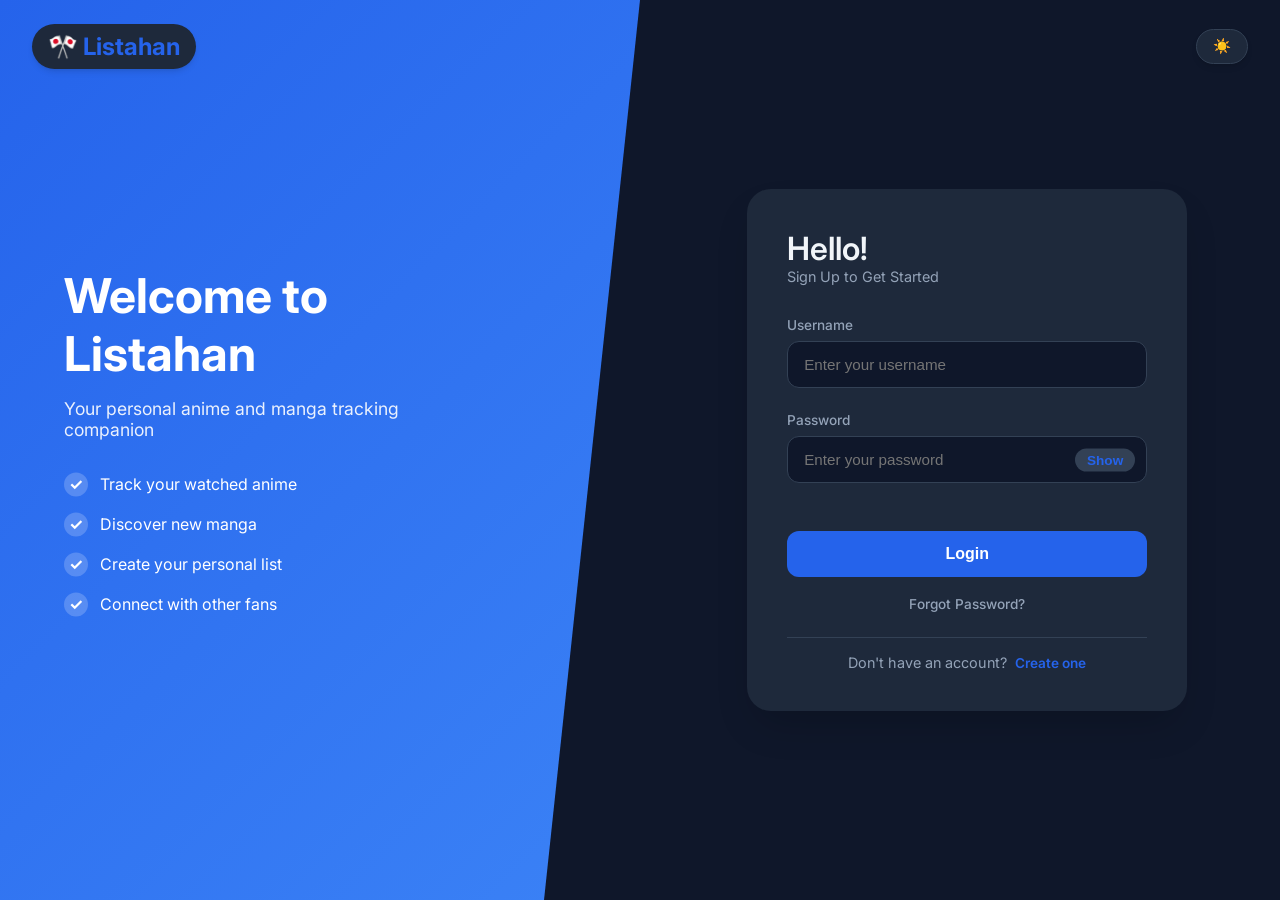
<file: login.html>
<!DOCTYPE html>
<html lang="en" data-theme="light">
<head>
  <meta charset="UTF-8">
  <meta name="viewport" content="width=device-width, initial-scale=1.0">
  <title>Login — Listahan ng AnimeManga</title>
  <link rel="icon" href="data:image/svg+xml,<svg xmlns='http://www.w3.org/2000/svg' viewBox='0 0 100 100'><text y='.9em' font-size='90'>🎌</text></svg>">
  <link rel="stylesheet" href="styles/auth.css">
</head>
<body data-page="login">

<!-- Left side welcome section (hidden on mobile) -->
<div class="welcome-section">
  <h1>Welcome to<br>Listahan</h1>
  <p>Your personal anime and manga tracking companion</p>
  <ul class="feature-list">
    <li>Track your watched anime</li>
    <li>Discover new manga</li>
    <li>Create your personal list</li>
    <li>Connect with other fans</li>
  </ul>
</div>

<header class="auth-header">
  <a href="index.html" class="auth-brand">🎌 Listahan</a>
  <button class="auth-theme-btn" onclick="toggleAuthTheme()">☀️</button>
</header>

<div class="auth-box">
  <!-- Header section with Hello! and subtitle -->
  <div class="auth-header-content">
    <div class="greeting">Hello!</div>
    <div class="subtitle">Sign Up to Get Started</div>
  </div>

  <form id="loginForm">
    <div class="auth-form-group">
      <label class="auth-label" for="username">Username</label>
      <input type="text" id="username" name="username" class="auth-input" placeholder="Enter your username" autocomplete="username" required>
    </div>
    
    <div class="auth-form-group">
      <label class="auth-label" for="password">Password</label>
      <div class="auth-input-wrap">
        <input type="password" id="password" name="password" class="auth-input has-icon" placeholder="Enter your password" autocomplete="current-password" required>
        <button type="button" class="toggle-pass" onclick="togglePass('password', this)">Show</button>
      </div>
    </div>

    <button type="submit" class="auth-btn">Login</button>

    <div class="auth-link-row">
      <a href="forgot-password.html" class="auth-link">Forgot Password?</a>
    </div>
  </form>

  <!-- Create one link (separate from form) -->
  <div class="auth-footer">
    <p>Don't have an account? <a href="register.html" class="auth-link">Create one</a></p>
  </div>
</div>

<script src="js/config.js"></script>
<script src="js/database.js"></script>
<script src="js/auth.js"></script>
<script src="js/notification.js"></script>
<script src="js/common.js"></script>
<script src="js/auth-page.js"></script>
<script>
  function togglePass(id, btn) {
    const input = document.getElementById(id);
    input.type = input.type === 'password' ? 'text' : 'password';
    btn.textContent = input.type === 'password' ? 'Show' : 'Hide';
  }
  
  function toggleAuthTheme() {
    const d = document.documentElement;
    const t = d.getAttribute('data-theme') === 'light' ? 'dark' : 'light';
    d.setAttribute('data-theme', t);
    localStorage.setItem('listahan_theme', t);
    document.querySelector('.auth-theme-btn').textContent = t === 'light' ? '☀️' : '🌙';
  }
  
  // Apply saved theme
  const t = localStorage.getItem('listahan_theme') || 'light';
  document.documentElement.setAttribute('data-theme', t);
  document.querySelector('.auth-theme-btn').textContent = t === 'light' ? '☀️' : '🌙';
</script>
</body>
</html>
</file>
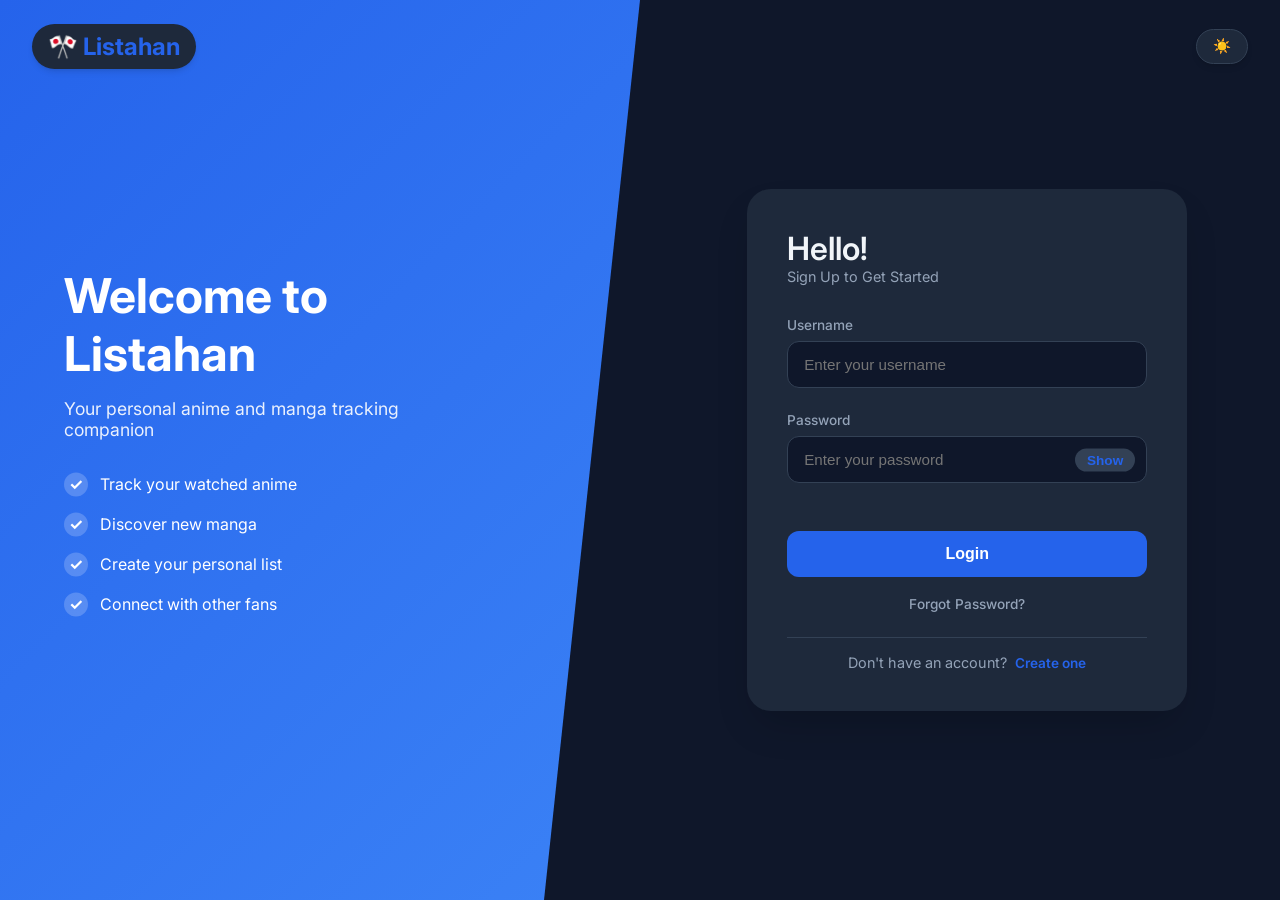
<file: manga.html>
<!DOCTYPE html>
<html lang="en" data-theme="dark">
<head>
  <meta charset="UTF-8">
  <meta name="viewport" content="width=device-width, initial-scale=1.0">
  <title>Listahan — Manga</title>
  <link rel="icon" href="data:image/svg+xml,<svg xmlns='http://www.w3.org/2000/svg' viewBox='0 0 100 100'><text y='.9em' font-size='90'>🎌</text></svg>">
  <link rel="stylesheet" href="styles/style.css">
  <link rel="stylesheet" href="styles/detail-modal.css">
  <style>
    /* User Dropdown Styles */
    .user-dropdown-container {
      position: relative;
    }
    .user-dropdown {
      position: relative;
    }
    .user-dropdown-btn {
      display: flex;
      align-items: center;
      gap: 8px;
      padding: 8px 16px;
      background: var(--bg-card);
      border: 1px solid var(--border-color);
      border-radius: 30px;
      color: var(--text-primary);
      cursor: pointer;
      font-size: 0.9rem;
      transition: all 0.2s;
      white-space: nowrap;
    }
    .user-dropdown-btn:hover {
      background: var(--border-color);
      border-color: var(--accent);
    }
    .user-avatar {
      font-size: 1.1rem;
    }
    .user-name {
      font-weight: 500;
      max-width: 100px;
      overflow: hidden;
      text-overflow: ellipsis;
      white-space: nowrap;
    }
    .dropdown-arrow {
      font-size: 0.7rem;
      opacity: 0.7;
      transition: transform 0.2s;
    }
    .user-dropdown.active .dropdown-arrow {
      transform: rotate(180deg);
    }
    .user-dropdown-menu {
      position: absolute;
      top: calc(100% + 8px);
      right: 0;
      min-width: 220px;
      background: var(--bg-card);
      border: 1px solid var(--border-color);
      border-radius: 16px;
      padding: 8px 0;
      box-shadow: 0 10px 30px rgba(0, 0, 0, 0.3);
      opacity: 0;
      visibility: hidden;
      transform: translateY(-10px);
      transition: all 0.2s;
      z-index: 1000;
    }
    .user-dropdown.active .user-dropdown-menu {
      opacity: 1;
      visibility: visible;
      transform: translateY(0);
    }
    .dropdown-item {
      display: flex;
      align-items: center;
      gap: 12px;
      padding: 12px 16px;
      color: var(--text-primary);
      text-decoration: none;
      font-size: 0.95rem;
      transition: background 0.2s;
      cursor: pointer;
      border: none;
      background: none;
      width: 100%;
      text-align: left;
    }
    .dropdown-item:hover {
      background: rgba(100, 108, 255, 0.1);
    }
    .dropdown-item.logout-item:hover {
      background: rgba(244, 67, 54, 0.1);
      color: #f44336;
    }
    .dropdown-icon {
      font-size: 1.1rem;
      opacity: 0.8;
      min-width: 24px;
    }
    .dropdown-divider {
      height: 1px;
      background: var(--border-color);
      margin: 8px 0;
    }
    .auth-buttons {
      display: flex;
      gap: 8px;
    }
    .login-link, .register-link {
      padding: 8px 16px;
      border-radius: 30px;
      text-decoration: none;
      font-size: 0.9rem;
      font-weight: 500;
      transition: all 0.2s;
      white-space: nowrap;
    }
    .login-link {
      color: var(--text-primary);
      border: 1px solid var(--border-color);
    }
    .login-link:hover {
      background: var(--border-color);
    }
    .register-link {
      background: var(--accent);
      color: white;
      border: 1px solid var(--accent);
    }
    .register-link:hover {
      opacity: 0.9;
      transform: translateY(-2px);
    }
  </style>
</head>
<body>

<!-- Loading Screen -->
<div id="loadingScreen">
  <div class="loading-logo">🎌 Listahan</div>
  <div class="loading-bar-wrap"><div class="loading-bar"></div></div>
</div>

<!-- Header with Dropdown -->
<header class="site-header">
  <a href="index.html" class="header-brand">🎌 Listahan</a>
  <nav class="site-nav">
    <a href="index.html" class="nav-link" data-page="home">Dashboard</a>
    <a href="anime.html" class="nav-link" data-page="anime">Anime</a>
    <a href="manga.html" class="nav-link active" data-page="manga">Manga</a>
    <a href="manhwa.html" class="nav-link" data-page="manhwa">Manhwa</a>
  </nav>
  <div class="header-right">
    <div class="db-status offline" id="dbStatus">
      <span class="db-dot"></span>Offline
    </div>
    <button id="themeToggle">🌙</button>
    <div id="headerUser" class="user-dropdown-container"></div>
  </div>
</header>

<!-- Main -->
<main class="page-wrapper">
  <div class="page-header">
    <div>
      <h1 class="page-title">📚 Manga List</h1>
      <p class="page-subtitle">Track your manga journey</p>
    </div>
    <div class="search-wrap">
      <span class="search-icon">🔍</span>
      <input type="text" id="searchInput" class="search-input" placeholder="Search manga...">
    </div>
  </div>

  <!-- Filter Tabs -->
  <div class="filter-bar">
    <button class="filter-tab active" data-status="all">All <span class="tab-count" id="count-all">0</span></button>
    <button class="filter-tab" data-status="reading">Reading <span class="tab-count" id="count-watching">0</span></button>
    <button class="filter-tab" data-status="plan">Plan <span class="tab-count" id="count-plan">0</span></button>
    <button class="filter-tab" data-status="complete">Completed <span class="tab-count" id="count-complete">0</span></button>
    <button class="filter-tab" data-status="dropped">Dropped <span class="tab-count" id="count-dropped">0</span></button>
    <span class="result-info"><span id="resultCount">0 titles</span></span>
  </div>

  <!-- Items Container -->
  <div id="itemsContainer">
    <div class="loading-state">
      <div class="spinner-ring"></div>
      <p>Loading manga...</p>
    </div>
  </div>
</main>

<!-- Footer -->
<footer class="site-footer">
  <div class="footer-brand">🎌 Listahan ng AnimeManga</div>
  <div class="footer-links">
    <a href="about.html">About</a>
    <a href="privacy.html">Privacy</a>
    <a href="contact.html">Contact</a>
  </div>
   <p class="footer-copy">Made with ❤️ by Mark Joseph Rogasan &copy; 2026</p>
</footer>

<!-- FAB Add Button -->
<button class="btn-add" onclick="ListPage.openAddModal()" title="Add Manga">+</button>

<!-- Add/Edit Modal -->
<div id="itemModal" class="modal-overlay">
  <div class="modal-box">
    <div class="modal-header">
      <h2 class="modal-title" id="modalTitle">Add Manga</h2>
      <button class="modal-close" onclick="ListPage.closeModal()">✕</button>
    </div>
    <form id="itemForm">
      <div class="form-group">
        <label class="form-label">Title *</label>
        <input type="text" id="itemTitle" class="form-control" placeholder="Manga title..." required>
      </div>
      <div class="form-row">
        <div class="form-group">
          <label class="form-label">Status</label>
          <select id="itemStatus" class="form-control">
            <option value="plan">Plan to Read</option>
            <option value="reading">Reading</option>
            <option value="complete">Completed</option>
            <option value="dropped">Dropped</option>
          </select>
        </div>
        <div class="form-group">
          <label class="form-label">Rating (0-10)</label>
          <input type="number" id="itemRating" class="form-control" min="0" max="10" step="0.1" placeholder="e.g. 9.5">
        </div>
      </div>
      <div class="form-row">
        <div class="form-group">
          <label class="form-label">Chapters Read</label>
          <input type="number" id="itemEpCurrent" class="form-control" min="0" placeholder="0">
        </div>
        <div class="form-group">
          <label class="form-label">Total Chapters</label>
          <input type="number" id="itemEpTotal" class="form-control" min="0" placeholder="12">
        </div>
      </div>
      <div class="form-row">
        <div class="form-group">
          <label class="form-label">Genre</label>
          <select id="itemGenre" class="form-control">
            <option value="">Select genre...</option>
          </select>
        </div>
        <div class="form-group">
          <label class="form-label">Year</label>
          <input type="text" id="itemYear" class="form-control" placeholder="2024">
        </div>
      </div>
      <div class="form-group">
        <label class="form-label">Cover Image URL</label>
        <input type="url" id="itemImageUrl" class="form-control" placeholder="https://...">
        <p class="form-hint">Paste an image URL from MangaDex, AniList, etc.</p>
      </div>
      <div class="form-group">
        <label class="form-label">Reading URL</label>
        <input type="url" id="itemStreamUrl" class="form-control" placeholder="https://mangadex.com/...">
        <p class="form-hint">Click image on card will open this URL</p>
      </div>
      <div class="form-group">
        <label class="form-label">YouTube Trailer / PV URL</label>
        <input type="url" id="itemYoutubeUrl" class="form-control" placeholder="https://youtube.com/watch?v=...">
      </div>
      <div class="form-group">
        <label class="form-label">Notes</label>
        <textarea id="itemNotes" class="form-control" placeholder="Your personal notes, thoughts, memorable moments..."></textarea>
      </div>
      <button type="submit" class="btn-submit">💾 Save</button>
    </form>
  </div>
</div>

<!-- Scripts -->
<script src="js/config.js"></script>
<script src="js/database.js"></script>
<script src="js/auth.js"></script>
<script src="js/notification.js"></script>
<script src="js/common.js"></script>
<script src="js/detail-modal.js"></script>
<script src="js/list-page-core.js"></script>
<script src="js/manga.js"></script>

<script>
  // DB status wiring
  const dbStatusEl = document.getElementById('dbStatus');
  Database.onStatusChange(online => {
    dbStatusEl.className = `db-status ${online ? 'online' : 'offline'}`;
    dbStatusEl.innerHTML = `<span class="db-dot"></span>${online ? 'Online' : 'Offline'}`;
  });

  // Hide loading screen
  window.addEventListener('load', () => {
    setTimeout(() => {
      const ls = document.getElementById('loadingScreen');
      if (ls) { ls.classList.add('hide'); setTimeout(() => ls.remove(), 500); }
    }, 1200);
  });

  // Close dropdown when clicking outside
  document.addEventListener('click', function(event) {
    const dropdowns = document.querySelectorAll('.user-dropdown');
    dropdowns.forEach(dropdown => {
      if (!dropdown.contains(event.target)) {
        dropdown.classList.remove('active');
      }
    });
  });

  // Toggle dropdown function
  window.toggleDropdown = function(event) {
    if (event) {
      event.stopPropagation();
    }
    document.querySelectorAll('.user-dropdown').forEach(dropdown => {
      if (dropdown !== event?.currentTarget?.parentElement) {
        dropdown.classList.remove('active');
      }
    });
    const dropdown = event?.currentTarget?.parentElement;
    if (dropdown) {
      dropdown.classList.toggle('active');
    }
  };

  // Logout function
  window.logout = function() {
    if (Auth) {
      Auth.logout();
    } else {
      localStorage.removeItem(CONFIG.SESSION_KEY);
      window.location.href = 'login.html';
    }
  };

  // Update header user display
  function updateHeaderUser() {
    const headerUser = document.getElementById('headerUser');
    if (!headerUser) return;
    
    const session = localStorage.getItem(CONFIG.SESSION_KEY);
    if (session) {
      try {
        const user = JSON.parse(session);
        headerUser.innerHTML = `
          <div class="user-dropdown">
            <button class="user-dropdown-btn" onclick="toggleDropdown(event)">
              <span class="user-avatar">👤</span>
              <span class="user-name">${user.username}</span>
              <span class="dropdown-arrow">▼</span>
            </button>
            <div class="user-dropdown-menu">
              <a href="change-password.html" class="dropdown-item">
                <span class="dropdown-icon">🔐</span>
                Change Password
              </a>
              <div class="dropdown-divider"></div>
              <button onclick="logout()" class="dropdown-item logout-item">
                <span class="dropdown-icon">🚪</span>
                Logout
              </button>
            </div>
          </div>
        `;
      } catch (e) {
        console.error('Error parsing user session:', e);
      }
    } else {
      headerUser.innerHTML = `
        <div class="auth-buttons">
          <a href="login.html" class="login-link">Login</a>
          <a href="register.html" class="register-link">Register</a>
        </div>
      `;
    }
  }

  // Call updateHeaderUser when page loads
  document.addEventListener('DOMContentLoaded', updateHeaderUser);
  window.addEventListener('storage', function(e) {
    if (e.key === CONFIG.SESSION_KEY) {
      updateHeaderUser();
    }
  });
</script>
</body>
</html>
</file>
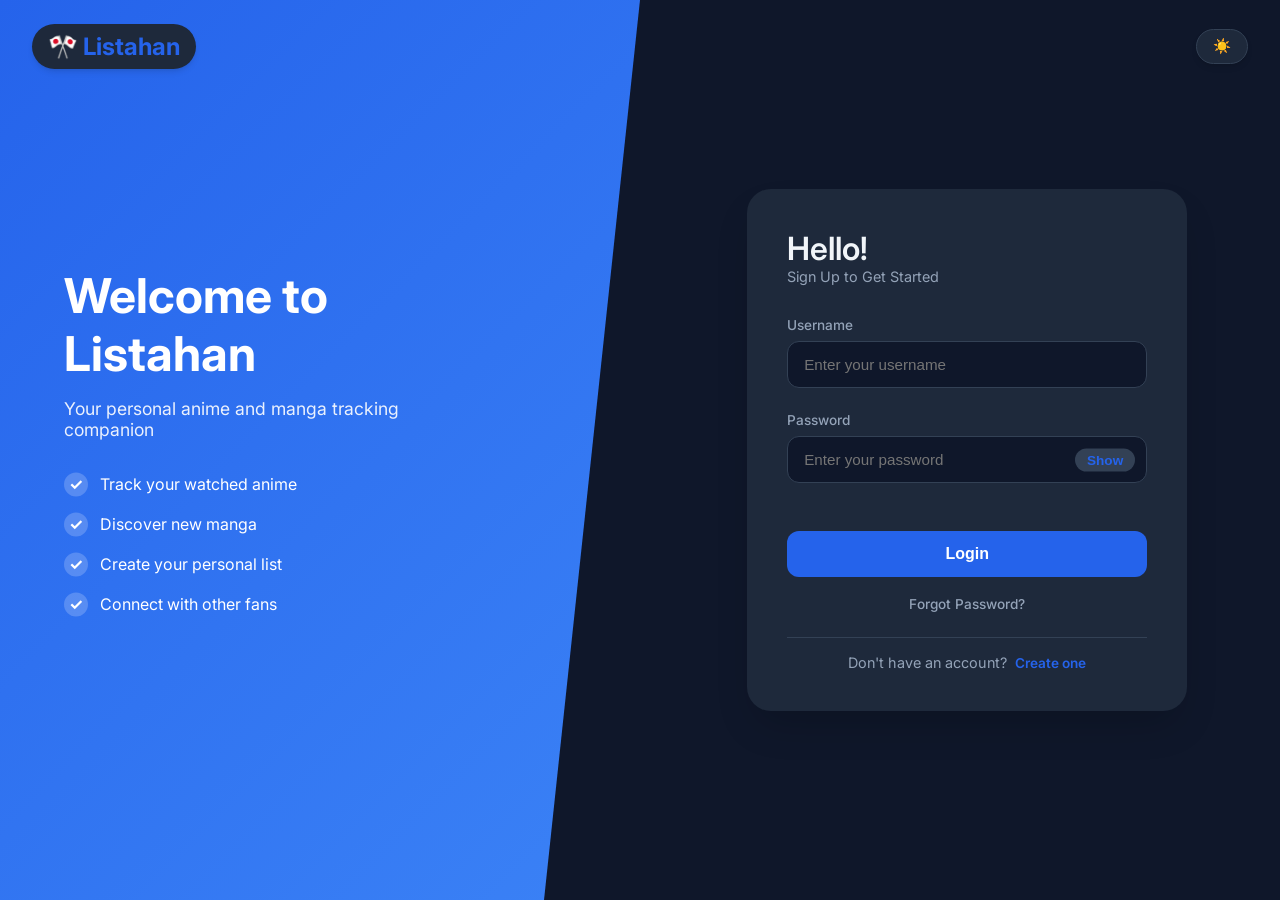
<file: manhwa.html>
<!DOCTYPE html>
<html lang="en" data-theme="dark">
<head>
  <meta charset="UTF-8">
  <meta name="viewport" content="width=device-width, initial-scale=1.0">
  <title>Listahan — Manhwa</title>
  <link rel="icon" href="data:image/svg+xml,<svg xmlns='http://www.w3.org/2000/svg' viewBox='0 0 100 100'><text y='.9em' font-size='90'>🎌</text></svg>">
  <link rel="stylesheet" href="styles/style.css">
  <link rel="stylesheet" href="styles/detail-modal.css">
  <style>
    /* User Dropdown Styles */
    .user-dropdown-container {
      position: relative;
    }
    .user-dropdown {
      position: relative;
    }
    .user-dropdown-btn {
      display: flex;
      align-items: center;
      gap: 8px;
      padding: 8px 16px;
      background: var(--bg-card);
      border: 1px solid var(--border-color);
      border-radius: 30px;
      color: var(--text-primary);
      cursor: pointer;
      font-size: 0.9rem;
      transition: all 0.2s;
      white-space: nowrap;
    }
    .user-dropdown-btn:hover {
      background: var(--border-color);
      border-color: var(--accent);
    }
    .user-avatar {
      font-size: 1.1rem;
    }
    .user-name {
      font-weight: 500;
      max-width: 100px;
      overflow: hidden;
      text-overflow: ellipsis;
      white-space: nowrap;
    }
    .dropdown-arrow {
      font-size: 0.7rem;
      opacity: 0.7;
      transition: transform 0.2s;
    }
    .user-dropdown.active .dropdown-arrow {
      transform: rotate(180deg);
    }
    .user-dropdown-menu {
      position: absolute;
      top: calc(100% + 8px);
      right: 0;
      min-width: 220px;
      background: var(--bg-card);
      border: 1px solid var(--border-color);
      border-radius: 16px;
      padding: 8px 0;
      box-shadow: 0 10px 30px rgba(0, 0, 0, 0.3);
      opacity: 0;
      visibility: hidden;
      transform: translateY(-10px);
      transition: all 0.2s;
      z-index: 1000;
    }
    .user-dropdown.active .user-dropdown-menu {
      opacity: 1;
      visibility: visible;
      transform: translateY(0);
    }
    .dropdown-item {
      display: flex;
      align-items: center;
      gap: 12px;
      padding: 12px 16px;
      color: var(--text-primary);
      text-decoration: none;
      font-size: 0.95rem;
      transition: background 0.2s;
      cursor: pointer;
      border: none;
      background: none;
      width: 100%;
      text-align: left;
    }
    .dropdown-item:hover {
      background: rgba(100, 108, 255, 0.1);
    }
    .dropdown-item.logout-item:hover {
      background: rgba(244, 67, 54, 0.1);
      color: #f44336;
    }
    .dropdown-icon {
      font-size: 1.1rem;
      opacity: 0.8;
      min-width: 24px;
    }
    .dropdown-divider {
      height: 1px;
      background: var(--border-color);
      margin: 8px 0;
    }
    .auth-buttons {
      display: flex;
      gap: 8px;
    }
    .login-link, .register-link {
      padding: 8px 16px;
      border-radius: 30px;
      text-decoration: none;
      font-size: 0.9rem;
      font-weight: 500;
      transition: all 0.2s;
      white-space: nowrap;
    }
    .login-link {
      color: var(--text-primary);
      border: 1px solid var(--border-color);
    }
    .login-link:hover {
      background: var(--border-color);
    }
    .register-link {
      background: var(--accent);
      color: white;
      border: 1px solid var(--accent);
    }
    .register-link:hover {
      opacity: 0.9;
      transform: translateY(-2px);
    }
  </style>
</head>
<body>

<!-- Loading Screen -->
<div id="loadingScreen">
  <div class="loading-logo">🎌 Listahan</div>
  <div class="loading-bar-wrap"><div class="loading-bar"></div></div>
</div>

<!-- Header with Dropdown -->
<header class="site-header">
  <a href="index.html" class="header-brand">🎌 Listahan</a>
  <nav class="site-nav">
    <a href="index.html" class="nav-link" data-page="home">Dashboard</a>
    <a href="anime.html" class="nav-link" data-page="anime">Anime</a>
    <a href="manga.html" class="nav-link" data-page="manga">Manga</a>
    <a href="manhwa.html" class="nav-link active" data-page="manhwa">Manhwa</a>
  </nav>
  <div class="header-right">
    <div class="db-status offline" id="dbStatus">
      <span class="db-dot"></span>Offline
    </div>
    <button id="themeToggle">🌙</button>
    <div id="headerUser" class="user-dropdown-container"></div>
  </div>
</header>

<!-- Main -->
<main class="page-wrapper">
  <div class="page-header">
    <div>
      <h1 class="page-title">🇰🇷 Manhwa List</h1>
      <p class="page-subtitle">Track your manhwa journey</p>
    </div>
    <div class="search-wrap">
      <span class="search-icon">🔍</span>
      <input type="text" id="searchInput" class="search-input" placeholder="Search manhwa...">
    </div>
  </div>

  <!-- Filter Tabs -->
  <div class="filter-bar">
    <button class="filter-tab active" data-status="all">All <span class="tab-count" id="count-all">0</span></button>
    <button class="filter-tab" data-status="reading">Reading <span class="tab-count" id="count-watching">0</span></button>
    <button class="filter-tab" data-status="plan">Plan <span class="tab-count" id="count-plan">0</span></button>
    <button class="filter-tab" data-status="complete">Completed <span class="tab-count" id="count-complete">0</span></button>
    <button class="filter-tab" data-status="dropped">Dropped <span class="tab-count" id="count-dropped">0</span></button>
    <span class="result-info"><span id="resultCount">0 titles</span></span>
  </div>

  <!-- Items Container -->
  <div id="itemsContainer">
    <div class="loading-state">
      <div class="spinner-ring"></div>
      <p>Loading manhwa...</p>
    </div>
  </div>
</main>

<!-- Footer -->
<footer class="site-footer">
  <div class="footer-brand">🎌 Listahan ng AnimeManga</div>
  <div class="footer-links">
    <a href="about.html">About</a>
    <a href="privacy.html">Privacy</a>
    <a href="contact.html">Contact</a>
  </div>
 <p class="footer-copy">Made with ❤️ by Mark Joseph Rogasan &copy; 2026</p>
</footer>

<!-- FAB Add Button -->
<button class="btn-add" onclick="ListPage.openAddModal()" title="Add Manhwa">+</button>

<!-- Add/Edit Modal -->
<div id="itemModal" class="modal-overlay">
  <div class="modal-box">
    <div class="modal-header">
      <h2 class="modal-title" id="modalTitle">Add Manhwa</h2>
      <button class="modal-close" onclick="ListPage.closeModal()">✕</button>
    </div>
    <form id="itemForm">
      <div class="form-group">
        <label class="form-label">Title *</label>
        <input type="text" id="itemTitle" class="form-control" placeholder="Manhwa title..." required>
      </div>
      <div class="form-row">
        <div class="form-group">
          <label class="form-label">Status</label>
          <select id="itemStatus" class="form-control">
            <option value="plan">Plan to Read</option>
            <option value="reading">Reading</option>
            <option value="complete">Completed</option>
            <option value="dropped">Dropped</option>
          </select>
        </div>
        <div class="form-group">
          <label class="form-label">Rating (0-10)</label>
          <input type="number" id="itemRating" class="form-control" min="0" max="10" step="0.1" placeholder="e.g. 9.5">
        </div>
      </div>
      <div class="form-row">
        <div class="form-group">
          <label class="form-label">Chapters Read</label>
          <input type="number" id="itemEpCurrent" class="form-control" min="0" placeholder="0">
        </div>
        <div class="form-group">
          <label class="form-label">Total Chapters</label>
          <input type="number" id="itemEpTotal" class="form-control" min="0" placeholder="12">
        </div>
      </div>
      <div class="form-row">
        <div class="form-group">
          <label class="form-label">Genre</label>
          <select id="itemGenre" class="form-control">
            <option value="">Select genre...</option>
          </select>
        </div>
        <div class="form-group">
          <label class="form-label">Year</label>
          <input type="text" id="itemYear" class="form-control" placeholder="2024">
        </div>
      </div>
      <div class="form-group">
        <label class="form-label">Cover Image URL</label>
        <input type="url" id="itemImageUrl" class="form-control" placeholder="https://...">
        <p class="form-hint">Paste an image URL from MangaDex, AniList, etc.</p>
      </div>
      <div class="form-group">
        <label class="form-label">Reading URL</label>
        <input type="url" id="itemStreamUrl" class="form-control" placeholder="https://mangadex.com/...">
        <p class="form-hint">Click image on card will open this URL</p>
      </div>
      <div class="form-group">
        <label class="form-label">YouTube Trailer / PV URL</label>
        <input type="url" id="itemYoutubeUrl" class="form-control" placeholder="https://youtube.com/watch?v=...">
      </div>
      <div class="form-group">
        <label class="form-label">Notes</label>
        <textarea id="itemNotes" class="form-control" placeholder="Your personal notes, thoughts, memorable moments..."></textarea>
      </div>
      <button type="submit" class="btn-submit">💾 Save</button>
    </form>
  </div>
</div>

<!-- Scripts -->
<script src="js/config.js"></script>
<script src="js/database.js"></script>
<script src="js/auth.js"></script>
<script src="js/notification.js"></script>
<script src="js/common.js"></script>
<script src="js/detail-modal.js"></script>
<script src="js/list-page-core.js"></script>
<script src="js/manhwa.js"></script>

<script>
  // DB status wiring
  const dbStatusEl = document.getElementById('dbStatus');
  Database.onStatusChange(online => {
    dbStatusEl.className = `db-status ${online ? 'online' : 'offline'}`;
    dbStatusEl.innerHTML = `<span class="db-dot"></span>${online ? 'Online' : 'Offline'}`;
  });

  // Hide loading screen
  window.addEventListener('load', () => {
    setTimeout(() => {
      const ls = document.getElementById('loadingScreen');
      if (ls) { ls.classList.add('hide'); setTimeout(() => ls.remove(), 500); }
    }, 1200);
  });

  // Close dropdown when clicking outside
  document.addEventListener('click', function(event) {
    const dropdowns = document.querySelectorAll('.user-dropdown');
    dropdowns.forEach(dropdown => {
      if (!dropdown.contains(event.target)) {
        dropdown.classList.remove('active');
      }
    });
  });

  // Toggle dropdown function
  window.toggleDropdown = function(event) {
    if (event) {
      event.stopPropagation();
    }
    document.querySelectorAll('.user-dropdown').forEach(dropdown => {
      if (dropdown !== event?.currentTarget?.parentElement) {
        dropdown.classList.remove('active');
      }
    });
    const dropdown = event?.currentTarget?.parentElement;
    if (dropdown) {
      dropdown.classList.toggle('active');
    }
  };

  // Logout function
  window.logout = function() {
    if (Auth) {
      Auth.logout();
    } else {
      localStorage.removeItem(CONFIG.SESSION_KEY);
      window.location.href = 'login.html';
    }
  };

  // Update header user display
  function updateHeaderUser() {
    const headerUser = document.getElementById('headerUser');
    if (!headerUser) return;
    
    const session = localStorage.getItem(CONFIG.SESSION_KEY);
    if (session) {
      try {
        const user = JSON.parse(session);
        headerUser.innerHTML = `
          <div class="user-dropdown">
            <button class="user-dropdown-btn" onclick="toggleDropdown(event)">
              <span class="user-avatar">👤</span>
              <span class="user-name">${user.username}</span>
              <span class="dropdown-arrow">▼</span>
            </button>
            <div class="user-dropdown-menu">
              <a href="change-password.html" class="dropdown-item">
                <span class="dropdown-icon">🔐</span>
                Change Password
              </a>
              <div class="dropdown-divider"></div>
              <button onclick="logout()" class="dropdown-item logout-item">
                <span class="dropdown-icon">🚪</span>
                Logout
              </button>
            </div>
          </div>
        `;
      } catch (e) {
        console.error('Error parsing user session:', e);
      }
    } else {
      headerUser.innerHTML = `
        <div class="auth-buttons">
          <a href="login.html" class="login-link">Login</a>
          <a href="register.html" class="register-link">Register</a>
        </div>
      `;
    }
  }

  // Call updateHeaderUser when page loads
  document.addEventListener('DOMContentLoaded', updateHeaderUser);
  window.addEventListener('storage', function(e) {
    if (e.key === CONFIG.SESSION_KEY) {
      updateHeaderUser();
    }
  });
</script>
</body>
</html>
</file>
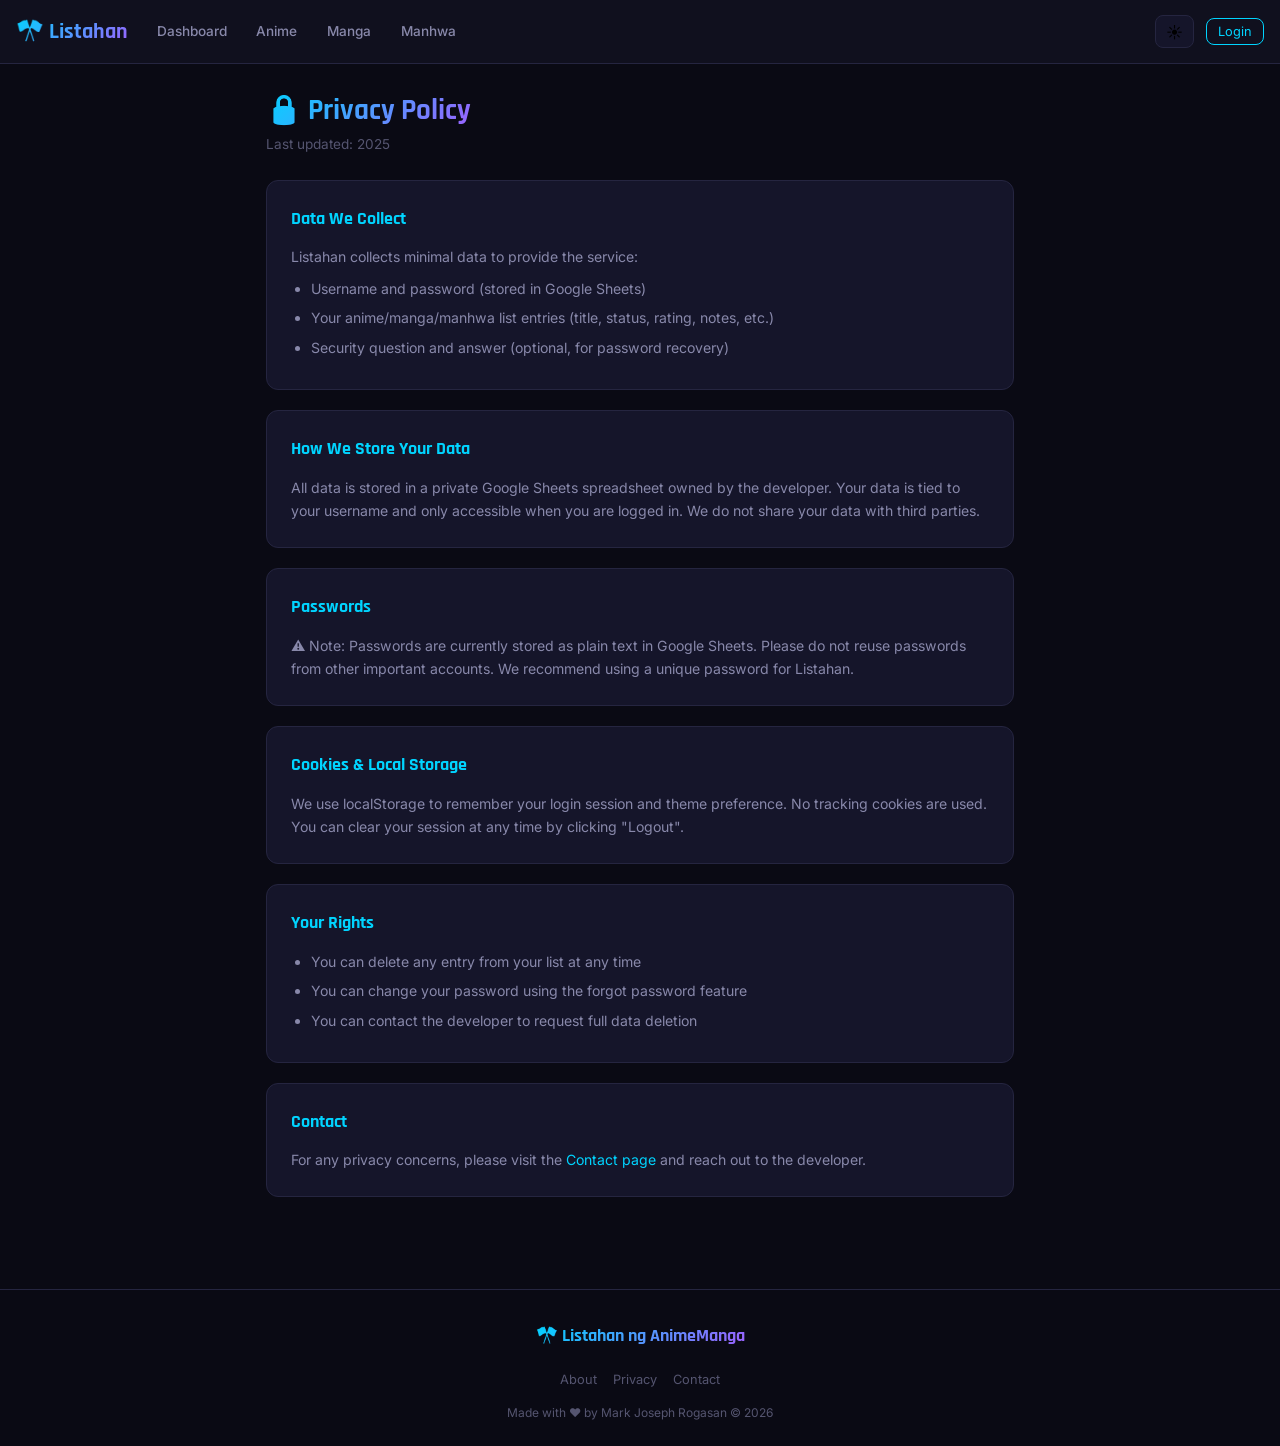
<file: privacy.html>
<!DOCTYPE html>
<html lang="en" data-theme="dark">
<head>
  <meta charset="UTF-8">
  <meta name="viewport" content="width=device-width, initial-scale=1.0">
  <title>Privacy Policy — Listahan ng AnimeManga</title>
  <link rel="icon" href="data:image/svg+xml,<svg xmlns='http://www.w3.org/2000/svg' viewBox='0 0 100 100'><text y='.9em' font-size='90'>🎌</text></svg>">
  <link rel="stylesheet" href="styles/style.css">
  <style>
    .policy-section { background:var(--bg-card); border:1px solid var(--border); border-radius:var(--radius); padding:1.5rem; margin-bottom:1.25rem; }
    .policy-section h3 { font-family:'Rajdhani',sans-serif; color:var(--accent); margin-bottom:0.75rem; font-size:1.1rem; }
    .policy-section p, .policy-section li { font-size:0.88rem; color:var(--text-secondary); line-height:1.7; }
    .policy-section ul { padding-left:1.25rem; margin-top:0.5rem; }
    .policy-section li { margin-bottom:0.35rem; }
  </style>
</head>
<body>
<header class="site-header">
  <a href="index.html" class="header-brand">🎌 Listahan</a>
  <nav class="site-nav">
    <a href="index.html" class="nav-link">Dashboard</a>
    <a href="anime.html" class="nav-link">Anime</a>
    <a href="manga.html" class="nav-link">Manga</a>
    <a href="manhwa.html" class="nav-link">Manhwa</a>
  </nav>
  <div class="header-right">
    <button id="themeToggle" onclick="Common.toggleTheme()">🌙</button>
    <div id="headerUser"></div>
  </div>
</header>

<main class="page-wrapper" style="max-width:780px;">
  <div class="page-header">
    <div>
      <h1 class="page-title">🔒 Privacy Policy</h1>
      <p class="page-subtitle">Last updated: 2025</p>
    </div>
  </div>

  <div class="policy-section">
    <h3>Data We Collect</h3>
    <p>Listahan collects minimal data to provide the service:</p>
    <ul>
      <li>Username and password (stored in Google Sheets)</li>
      <li>Your anime/manga/manhwa list entries (title, status, rating, notes, etc.)</li>
      <li>Security question and answer (optional, for password recovery)</li>
    </ul>
  </div>

  <div class="policy-section">
    <h3>How We Store Your Data</h3>
    <p>All data is stored in a private Google Sheets spreadsheet owned by the developer. Your data is tied to your username and only accessible when you are logged in. We do not share your data with third parties.</p>
  </div>

  <div class="policy-section">
    <h3>Passwords</h3>
    <p>⚠️ Note: Passwords are currently stored as plain text in Google Sheets. Please do not reuse passwords from other important accounts. We recommend using a unique password for Listahan.</p>
  </div>

  <div class="policy-section">
    <h3>Cookies & Local Storage</h3>
    <p>We use localStorage to remember your login session and theme preference. No tracking cookies are used. You can clear your session at any time by clicking "Logout".</p>
  </div>

  <div class="policy-section">
    <h3>Your Rights</h3>
    <ul>
      <li>You can delete any entry from your list at any time</li>
      <li>You can change your password using the forgot password feature</li>
      <li>You can contact the developer to request full data deletion</li>
    </ul>
  </div>

  <div class="policy-section">
    <h3>Contact</h3>
    <p>For any privacy concerns, please visit the <a href="contact.html">Contact page</a> and reach out to the developer.</p>
  </div>
</main>

<footer class="site-footer">
  <div class="footer-brand">🎌 Listahan ng AnimeManga</div>
  <div class="footer-links">
    <a href="about.html">About</a>
    <a href="privacy.html">Privacy</a>
    <a href="contact.html">Contact</a>
  </div>
   <p class="footer-copy">Made with ❤️ by Mark Joseph Rogasan &copy; 2026</p>

<script src="js/config.js"></script>
<script src="js/database.js"></script>
<script src="js/auth.js"></script>
<script src="js/notification.js"></script>
<script src="js/common.js"></script>
<script>Auth.init(); Common.initTheme(); Common.renderUserInfo();</script>
</body>
</html>
</file>
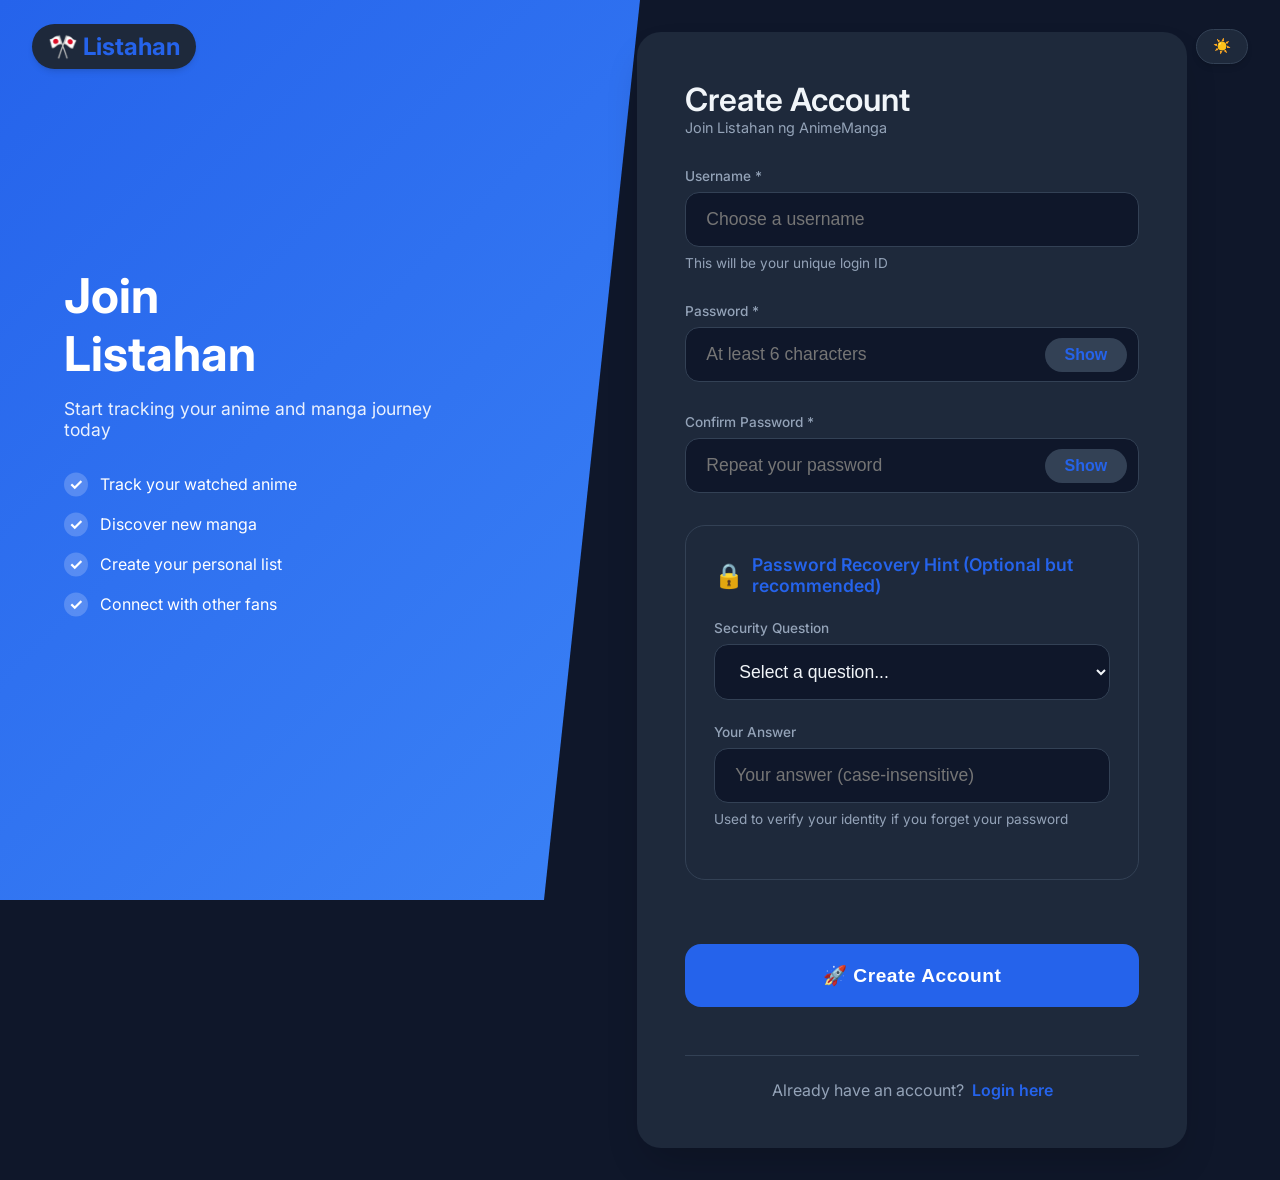
<file: register.html>
<!DOCTYPE html>
<html lang="en" data-theme="light">
<head>
  <meta charset="UTF-8">
  <meta name="viewport" content="width=device-width, initial-scale=1.0">
  <title>Register — Listahan ng AnimeManga</title>
  <link rel="icon" href="data:image/svg+xml,<svg xmlns='http://www.w3.org/2000/svg' viewBox='0 0 100 100'><text y='.9em' font-size='90'>🎌</text></svg>">
  <link rel="stylesheet" href="styles/auth.css">
</head>
<body data-page="register">

<!-- Left side welcome section -->
<div class="welcome-section">
  <h1>Join<br>Listahan</h1>
  <p>Start tracking your anime and manga journey today</p>
  <ul class="feature-list">
    <li>Track your watched anime</li>
    <li>Discover new manga</li>
    <li>Create your personal list</li>
    <li>Connect with other fans</li>
  </ul>
  </div>
</div>

<header class="auth-header">
  <a href="index.html" class="auth-brand">🎌 Listahan</a>
  <button class="auth-theme-btn" onclick="toggleAuthTheme()">☀️</button>
</header>

<div class="auth-box register-box">
  <div class="auth-header-content">
    <div class="greeting">Create Account</div>
    <div class="subtitle">Join Listahan ng AnimeManga</div>
  </div>

  <form id="registerForm">
    <!-- Username Field (Larger) -->
    <div class="auth-form-group large">
      <label class="auth-label" for="username">Username *</label>
      <input type="text" id="username" class="auth-input large-input" placeholder="Choose a username" autocomplete="username" required>
      <p class="auth-hint">This will be your unique login ID</p>
    </div>

    <!-- Password Field (Larger) -->
    <div class="auth-form-group large">
      <label class="auth-label" for="password">Password *</label>
      <div class="auth-input-wrap">
        <input type="password" id="password" class="auth-input has-icon large-input" placeholder="At least 6 characters" autocomplete="new-password" required>
        <button type="button" class="toggle-pass large-toggle" onclick="togglePass('password', this)">Show</button>
      </div>
    </div>

    <!-- Confirm Password Field (Larger) -->
    <div class="auth-form-group large">
      <label class="auth-label" for="confirmPassword">Confirm Password *</label>
      <div class="auth-input-wrap">
        <input type="password" id="confirmPassword" class="auth-input has-icon large-input" placeholder="Repeat your password" required>
        <button type="button" class="toggle-pass large-toggle" onclick="togglePass('confirmPassword', this)">Show</button>
      </div>
    </div>

    <!-- Password Recovery Hint Section (Larger) -->
    <div class="security-box large-security">
      <div class="security-box-header">
        <span class="security-icon">🔒</span>
        <span class="security-title">Password Recovery Hint (Optional but recommended)</span>
      </div>
      
      <div class="auth-form-group">
        <label class="auth-label" for="hintQuestion">Security Question</label>
        <select id="hintQuestion" class="auth-input large-input">
          <option value="">Select a question...</option>
          <option value="What is your favorite anime?">What is your favorite anime?</option>
          <option value="What is your first manga title?">What is your first manga title?</option>
          <option value="What is your pet's name?">What is your pet's name?</option>
          <option value="What is your mother's maiden name?">What is your mother's maiden name?</option>
          <option value="What city were you born in?">What city were you born in?</option>
          <option value="What is your favorite character?">What is your favorite character?</option>
        </select>
      </div>

      <div class="auth-form-group">
        <label class="auth-label" for="hintAnswer">Your Answer</label>
        <input type="text" id="hintAnswer" class="auth-input large-input" placeholder="Your answer (case-insensitive)">
        <p class="auth-hint">Used to verify your identity if you forget your password</p>
      </div>
    </div>

    <!-- Submit Button (Larger) -->
    <button type="submit" class="auth-btn large-btn">🚀 Create Account</button>
  </form>

  <!-- Login Link -->
  <div class="auth-footer">
    <p>Already have an account? <a href="login.html" class="auth-link">Login here</a></p>
  </div>
</div>

<script src="js/config.js"></script>
<script src="js/database.js"></script>
<script src="js/auth.js"></script>
<script src="js/notification.js"></script>
<script src="js/common.js"></script>
<script src="js/auth-page.js"></script>
<script>
  function togglePass(id, btn) {
    const input = document.getElementById(id);
    input.type = input.type === 'password' ? 'text' : 'password';
    btn.textContent = input.type === 'password' ? 'Show' : 'Hide';
  }
  
  function toggleAuthTheme() {
    const d = document.documentElement;
    const t = d.getAttribute('data-theme') === 'light' ? 'dark' : 'light';
    d.setAttribute('data-theme', t);
    localStorage.setItem('listahan_theme', t);
    document.querySelector('.auth-theme-btn').textContent = t === 'light' ? '☀️' : '🌙';
  }
  
  const t = localStorage.getItem('listahan_theme') || 'light';
  document.documentElement.setAttribute('data-theme', t);
  document.querySelector('.auth-theme-btn').textContent = t === 'light' ? '☀️' : '🌙';
</script>
</body>
</html>
</file>
<file: styles/style.css>
/* ============================================================
   styles/style.css - Main Stylesheet
   LISTAHAN NG ANIMEMANGA
   Developer: Mark Joseph Rogasan
   ============================================================ */

@import url('https://fonts.googleapis.com/css2?family=Rajdhani:wght@400;600;700&family=Inter:wght@300;400;500;600&display=swap');

/* ── CSS VARIABLES ─────────────────────────────────────────── */
:root {
  --bg-primary: #0a0a14;
  --bg-secondary: #10101e;
  --bg-card: #15152a;
  --bg-card-hover: #1c1c35;
  --bg-modal: #12122020;
  --border: #252540;
  --border-glow: #00d4ff40;
  --text-primary: #e8e8ff;
  --text-secondary: #8888aa;
  --text-muted: #555570;
  --accent: #00d4ff;
  --accent-dark: #0099bb;
  --accent-glow: #00d4ff20;
  --purple: #9f5fff;
  --green: #10b981;
  --yellow: #f59e0b;
  --red: #ef4444;
  --gradient: linear-gradient(135deg, #00d4ff, #9f5fff);
  --shadow: 0 4px 24px rgba(0, 212, 255, 0.1);
  --shadow-card: 0 8px 32px rgba(0,0,0,0.5);
  --radius: 12px;
  --radius-sm: 8px;
  --transition: all 0.2s ease;
  --header-height: 64px;
}

[data-theme="light"] {
  --bg-primary: #f0f2ff;
  --bg-secondary: #e4e8ff;
  --bg-card: #ffffff;
  --bg-card-hover: #f5f7ff;
  --border: #d0d4f0;
  --border-glow: #00d4ff30;
  --text-primary: #1a1a3e;
  --text-secondary: #555580;
  --text-muted: #9999bb;
  --accent-glow: #00d4ff15;
  --shadow: 0 4px 24px rgba(0, 50, 120, 0.1);
  --shadow-card: 0 4px 16px rgba(0,0,0,0.1);
}

/* ── RESET ─────────────────────────────────────────────────── */
*, *::before, *::after { box-sizing: border-box; margin: 0; padding: 0; }
html { scroll-behavior: smooth; }
body {
  font-family: 'Inter', sans-serif;
  background: var(--bg-primary);
  color: var(--text-primary);
  min-height: 100vh;
  line-height: 1.6;
  font-size: 14px;
}
a { color: var(--accent); text-decoration: none; }
img { max-width: 100%; display: block; }
button { cursor: pointer; border: none; font-family: inherit; }

/* ── LOADING SCREEN ────────────────────────────────────────── */
#loadingScreen {
  position: fixed; inset: 0;
  background: var(--bg-primary);
  display: flex; flex-direction: column;
  align-items: center; justify-content: center;
  z-index: 9999;
  transition: opacity 0.5s ease;
}
#loadingScreen.hide { opacity: 0; pointer-events: none; }
.loading-logo {
  font-family: 'Rajdhani', sans-serif;
  font-size: 2.5rem; font-weight: 700;
  background: var(--gradient); -webkit-background-clip: text; -webkit-text-fill-color: transparent;
  margin-bottom: 2rem;
}
.loading-bar-wrap {
  width: 220px; height: 3px; background: var(--border); border-radius: 3px; overflow: hidden;
}
.loading-bar {
  height: 100%; background: var(--gradient); border-radius: 3px;
  animation: loadBar 1.5s ease forwards;
}
@keyframes loadBar { from { width: 0; } to { width: 100%; } }

/* ── HEADER ────────────────────────────────────────────────── */
.site-header {
  position: sticky; top: 0; z-index: 100;
  height: var(--header-height);
  background: var(--bg-secondary);
  border-bottom: 1px solid var(--border);
  backdrop-filter: blur(12px);
  display: flex; align-items: center;
  padding: 0 1.5rem;
  gap: 1rem;
}
.header-brand {
  font-family: 'Rajdhani', sans-serif;
  font-size: 1.4rem; font-weight: 700;
  background: var(--gradient); -webkit-background-clip: text; -webkit-text-fill-color: transparent;
  white-space: nowrap;
  flex-shrink: 0;
}
.site-nav {
  display: flex; align-items: center; gap: 0.25rem;
  flex: 1;
}
.nav-link {
  padding: 0.4rem 0.8rem; border-radius: var(--radius-sm);
  color: var(--text-secondary); font-weight: 500; font-size: 0.85rem;
  transition: var(--transition);
}
.nav-link:hover { color: var(--text-primary); background: var(--accent-glow); }
.nav-link.active { color: var(--accent); background: var(--accent-glow); }

.header-right {
  display: flex; align-items: center; gap: 0.75rem; margin-left: auto; flex-shrink: 0;
}
.db-status {
  display: flex; align-items: center; gap: 0.4rem;
  font-size: 0.75rem; color: var(--text-muted);
  padding: 0.25rem 0.6rem; border-radius: 20px; border: 1px solid var(--border);
}
.db-dot {
  width: 7px; height: 7px; border-radius: 50%;
  background: var(--text-muted);
}
.db-status.online .db-dot { background: var(--green); box-shadow: 0 0 6px var(--green); }
.db-status.offline .db-dot { background: var(--red); }

#themeToggle {
  background: var(--bg-card); border: 1px solid var(--border);
  border-radius: var(--radius-sm); padding: 0.35rem 0.6rem;
  font-size: 1rem; transition: var(--transition);
}
#themeToggle:hover { border-color: var(--accent); }

.user-badge {
  display: flex; align-items: center; gap: 0.5rem;
}
.user-avatar {
  width: 30px; height: 30px; border-radius: 50%;
  background: var(--gradient); display: flex; align-items: center; justify-content: center;
  font-weight: 700; font-size: 0.8rem; color: #fff; flex-shrink: 0;
}
.user-name { font-size: 0.85rem; font-weight: 500; }

.btn-logout, .btn-login {
  background: transparent; border: 1px solid var(--border);
  color: var(--text-secondary); padding: 0.3rem 0.7rem;
  border-radius: var(--radius-sm); font-size: 0.8rem; transition: var(--transition);
}
.btn-logout:hover { border-color: var(--red); color: var(--red); }
.btn-login { color: var(--accent); border-color: var(--accent); }
.btn-login:hover { background: var(--accent); color: #000; }

/* ── PAGE LAYOUT ───────────────────────────────────────────── */
.page-wrapper { max-width: 1400px; margin: 0 auto; padding: 1.5rem; }
.page-header {
  display: flex; align-items: center; gap: 1rem;
  margin-bottom: 1.5rem; flex-wrap: wrap;
}
.page-title {
  font-family: 'Rajdhani', sans-serif;
  font-size: 1.8rem; font-weight: 700;
  background: var(--gradient); -webkit-background-clip: text; -webkit-text-fill-color: transparent;
}
.page-subtitle { font-size: 0.85rem; color: var(--text-muted); }

/* ── SEARCH BAR ────────────────────────────────────────────── */
.search-wrap { position: relative; flex: 1; max-width: 400px; }
.search-input {
  width: 100%; padding: 0.6rem 1rem 0.6rem 2.5rem;
  background: var(--bg-card); border: 1px solid var(--border);
  border-radius: 20px; color: var(--text-primary); font-size: 0.9rem;
  transition: var(--transition);
}
.search-input:focus { outline: none; border-color: var(--accent); box-shadow: 0 0 0 3px var(--accent-glow); }
.search-icon {
  position: absolute; left: 0.75rem; top: 50%; transform: translateY(-50%);
  color: var(--text-muted); font-size: 0.9rem; pointer-events: none;
}
#searchResults {
  position: absolute; top: calc(100% + 8px); left: 0; right: 0;
  background: var(--bg-card); border: 1px solid var(--border);
  border-radius: var(--radius); overflow: hidden; z-index: 200;
  box-shadow: var(--shadow-card); display: none;
  max-height: 360px; overflow-y: auto;
}
.search-result-item {
  display: flex; align-items: center; gap: 0.75rem;
  padding: 0.6rem 0.9rem; cursor: pointer; transition: var(--transition);
  border-bottom: 1px solid var(--border);
}
.search-result-item:hover { background: var(--bg-card-hover); }
.search-result-item img { width: 36px; height: 50px; object-fit: cover; border-radius: 4px; }
.sr-icon { font-size: 1.5rem; }
.sr-info { flex: 1; min-width: 0; }
.sr-info strong { display: block; font-size: 0.9rem; white-space: nowrap; overflow: hidden; text-overflow: ellipsis; }
.sr-info span { font-size: 0.75rem; color: var(--text-muted); }
.sr-rating { font-size: 0.8rem; color: var(--yellow); white-space: nowrap; }
.search-loading, .search-empty, .search-error { padding: 1rem; text-align: center; color: var(--text-muted); }

/* ── FILTER TABS ───────────────────────────────────────────── */
.filter-bar {
  display: flex; gap: 0.5rem; flex-wrap: wrap; margin-bottom: 1.5rem; align-items: center;
}
.filter-tab {
  padding: 0.4rem 1rem; border-radius: 20px;
  background: var(--bg-card); border: 1px solid var(--border);
  color: var(--text-secondary); font-size: 0.85rem; font-weight: 500;
  transition: var(--transition); cursor: pointer;
  display: flex; align-items: center; gap: 0.4rem;
}
.filter-tab:hover { border-color: var(--accent); color: var(--accent); }
.filter-tab.active { background: var(--accent); border-color: var(--accent); color: #000; font-weight: 600; }
.tab-count {
  background: rgba(255,255,255,0.2); border-radius: 10px;
  padding: 0 0.4rem; font-size: 0.75rem;
}
.filter-tab.active .tab-count { background: rgba(0,0,0,0.2); }

.result-info { margin-left: auto; font-size: 0.8rem; color: var(--text-muted); }

/* ── ADD BUTTON ────────────────────────────────────────────── */
.btn-add {
  position: fixed; right: 2rem; bottom: 2rem; z-index: 50;
  width: 56px; height: 56px; border-radius: 50%;
  background: var(--gradient); color: #000;
  font-size: 1.5rem; font-weight: 700;
  box-shadow: 0 4px 20px rgba(0, 212, 255, 0.4);
  display: flex; align-items: center; justify-content: center;
  transition: transform 0.2s ease, box-shadow 0.2s ease;
}
.btn-add:hover { transform: scale(1.1); box-shadow: 0 6px 28px rgba(0, 212, 255, 0.6); }

/* ── CARDS GRID ────────────────────────────────────────────── */
.cards-grid {
  display: grid;
  grid-template-columns: repeat(auto-fill, minmax(180px, 1fr));
  gap: 1.25rem;
}
.item-card {
  background: var(--bg-card); border: 1px solid var(--border);
  border-radius: var(--radius); overflow: hidden;
  transition: transform 0.2s ease, box-shadow 0.2s ease, border-color 0.2s ease;
}
.item-card:hover {
  transform: translateY(-4px);
  box-shadow: var(--shadow);
  border-color: var(--border-glow);
}
.card-image-wrap { position: relative; aspect-ratio: 2/3; overflow: hidden; background: var(--bg-secondary); }
.card-img { width: 100%; height: 100%; object-fit: cover; transition: transform 0.3s ease; }
.item-card:hover .card-img { transform: scale(1.04); }
.card-img-placeholder {
  width: 100%; height: 100%;
  display: flex; align-items: center; justify-content: center;
  font-size: 3rem; background: var(--bg-secondary);
}
.card-body { padding: 0.75rem; }
.card-title {
  font-size: 0.9rem; font-weight: 600; line-height: 1.3;
  display: -webkit-box; -webkit-line-clamp: 2; -webkit-box-orient: vertical; overflow: hidden;
  margin-bottom: 0.4rem;
}
.card-meta { display: flex; align-items: center; gap: 0.4rem; margin-bottom: 0.4rem; flex-wrap: wrap; }
.card-type {
  font-size: 0.65rem; font-weight: 700; padding: 0.15rem 0.45rem;
  border-radius: 4px; letter-spacing: 0.5px;
}
.type-anime { background: #1a3a5c; color: #00aaff; }
.type-manga { background: #3a1a5c; color: #cc55ff; }
.type-manhwa { background: #1a5c3a; color: #00cc77; }
.card-year { font-size: 0.7rem; color: var(--text-muted); }

.card-rating { font-size: 0.75rem; margin-bottom: 0.3rem; }
.stars-wrap .star { color: var(--text-muted); }
.stars-wrap .star.filled { color: var(--yellow); }
.stars-wrap .star.half { color: var(--yellow); opacity: 0.6; }
.rating-num { color: var(--text-secondary); }

.card-eps { font-size: 0.75rem; color: var(--text-muted); margin-bottom: 0.3rem; }
.eps-label { color: var(--text-secondary); }
.card-genre {
  font-size: 0.7rem; color: var(--accent); margin-bottom: 0.5rem;
  white-space: nowrap; overflow: hidden; text-overflow: ellipsis;
}
.card-actions { display: flex; gap: 0.35rem; margin-bottom: 0.4rem; }
.btn-view, .btn-edit, .btn-delete {
  border-radius: var(--radius-sm); font-size: 0.75rem; padding: 0.3rem 0.5rem;
  transition: var(--transition); border: 1px solid var(--border);
}
.btn-view { flex: 1; background: var(--accent-glow); color: var(--accent); border-color: var(--accent); }
.btn-view:hover { background: var(--accent); color: #000; }
.btn-edit { background: transparent; color: var(--text-secondary); }
.btn-edit:hover { border-color: var(--yellow); color: var(--yellow); }
.btn-delete { background: transparent; color: var(--text-muted); }
.btn-delete:hover { border-color: var(--red); color: var(--red); }
.card-yt-btn {
  background: linear-gradient(135deg, #ff0000, #cc0000); color: #fff;
  border-radius: var(--radius-sm); padding: 0.3rem 0.5rem;
  font-size: 0.75rem; text-align: center; cursor: pointer; transition: var(--transition);
}
.card-yt-btn:hover { opacity: 0.85; }

/* Status badge */
.status-badge {
  position: absolute; top: 0.5rem; right: 0.5rem;
  font-size: 0.65rem; font-weight: 700; padding: 0.15rem 0.4rem;
  border-radius: 4px; letter-spacing: 0.3px;
}
.status-watching { background: #003a4a; color: #00d4ff; }
.status-reading { background: #003a4a; color: #00d4ff; }
.status-plan { background: #3a2a00; color: #f59e0b; }
.status-complete { background: #003a1a; color: #10b981; }
.status-dropped { background: #3a0000; color: #ef4444; }

/* ── STATES ────────────────────────────────────────────────── */
.loading-state, .empty-state, .error-state {
  display: flex; flex-direction: column; align-items: center; justify-content: center;
  min-height: 300px; gap: 1rem; color: var(--text-muted); text-align: center;
}
.spinner-ring {
  width: 48px; height: 48px; border: 3px solid var(--border);
  border-top-color: var(--accent); border-radius: 50%;
  animation: spin 0.8s linear infinite;
}
@keyframes spin { to { transform: rotate(360deg); } }
.empty-icon, .error-icon { font-size: 3rem; }

/* ── ADD/EDIT MODAL ────────────────────────────────────────── */
.modal-overlay {
  position: fixed; inset: 0; z-index: 200;
  background: rgba(0,0,0,0.75); backdrop-filter: blur(4px);
  display: flex; align-items: center; justify-content: center;
  opacity: 0; pointer-events: none; transition: opacity 0.25s ease;
}
.modal-overlay.open { opacity: 1; pointer-events: all; }
.modal-box {
  background: var(--bg-card); border: 1px solid var(--border);
  border-radius: var(--radius); width: 95%; max-width: 580px; max-height: 90vh;
  overflow-y: auto; padding: 1.5rem;
  transform: translateY(20px); transition: transform 0.25s ease;
}
.modal-overlay.open .modal-box { transform: translateY(0); }
.modal-header {
  display: flex; justify-content: space-between; align-items: center;
  margin-bottom: 1.25rem; padding-bottom: 0.75rem; border-bottom: 1px solid var(--border);
}
.modal-title { font-family: 'Rajdhani', sans-serif; font-size: 1.3rem; font-weight: 700; }
.modal-close {
  background: transparent; color: var(--text-muted); font-size: 1.2rem;
  border-radius: 50%; width: 28px; height: 28px; display: flex; align-items: center; justify-content: center;
  transition: var(--transition);
}
.modal-close:hover { background: var(--red); color: #fff; }

/* Form */
.form-group { margin-bottom: 1rem; }
.form-row { display: grid; grid-template-columns: 1fr 1fr; gap: 0.75rem; }
.form-label { display: block; font-size: 0.8rem; color: var(--text-secondary); margin-bottom: 0.35rem; font-weight: 500; }
.form-control {
  width: 100%; padding: 0.55rem 0.8rem;
  background: var(--bg-secondary); border: 1px solid var(--border);
  border-radius: var(--radius-sm); color: var(--text-primary); font-size: 0.9rem;
  font-family: inherit; transition: var(--transition);
}
.form-control:focus { outline: none; border-color: var(--accent); box-shadow: 0 0 0 3px var(--accent-glow); }
textarea.form-control { resize: vertical; min-height: 80px; }
.form-hint { font-size: 0.72rem; color: var(--text-muted); margin-top: 0.25rem; }

.btn-submit {
  width: 100%; padding: 0.7rem;
  background: var(--gradient); color: #000; font-weight: 700;
  border-radius: var(--radius-sm); font-size: 0.95rem; margin-top: 0.5rem;
  transition: var(--transition);
}
.btn-submit:hover { opacity: 0.9; transform: translateY(-1px); }
.btn-submit:disabled { opacity: 0.5; cursor: not-allowed; transform: none; }

/* ── YOUTUBE MODAL ─────────────────────────────────────────── */
.yt-modal-overlay {
  position: fixed; inset: 0; z-index: 300;
  background: rgba(0,0,0,0.9); backdrop-filter: blur(8px);
  display: flex; align-items: center; justify-content: center;
  opacity: 0; pointer-events: none; transition: opacity 0.25s;
}
.yt-modal-overlay.open { opacity: 1; pointer-events: all; }
.yt-modal-box {
  width: 95%; max-width: 860px; background: var(--bg-card);
  border-radius: var(--radius); overflow: hidden; border: 1px solid var(--border);
}
.yt-modal-header {
  display: flex; justify-content: space-between; align-items: center;
  padding: 0.75rem 1rem; background: var(--bg-secondary); border-bottom: 1px solid var(--border);
}
.yt-modal-title { font-weight: 600; font-size: 0.95rem; }
.yt-close {
  background: transparent; color: var(--text-muted); font-size: 1.1rem;
  transition: var(--transition); border-radius: 4px; padding: 0.2rem 0.4rem;
}
.yt-close:hover { color: var(--red); }
.yt-embed-container { position: relative; padding-bottom: 56.25%; height: 0; }
.yt-embed-container iframe { position: absolute; inset: 0; width: 100%; height: 100%; }
.yt-embed-wrap { position: relative; padding-bottom: 56.25%; height: 0; border-radius: var(--radius-sm); overflow: hidden; margin-top: 0.75rem; }
.yt-embed-wrap iframe { position: absolute; inset: 0; width: 100%; height: 100%; }

/* ── DASHBOARD STATS ───────────────────────────────────────── */
.stats-grid {
  display: grid; grid-template-columns: repeat(auto-fill, minmax(140px, 1fr));
  gap: 1rem; margin-bottom: 2rem;
}
.stat-card {
  background: var(--bg-card); border: 1px solid var(--border);
  border-radius: var(--radius); padding: 1.25rem; text-align: center;
  transition: var(--transition);
}
.stat-card:hover { border-color: var(--accent); transform: translateY(-2px); }
.stat-num {
  font-family: 'Rajdhani', sans-serif; font-size: 2.2rem; font-weight: 700;
  background: var(--gradient); -webkit-background-clip: text; -webkit-text-fill-color: transparent;
}
.stat-label { font-size: 0.78rem; color: var(--text-muted); margin-top: 0.2rem; }

.section-title {
  font-family: 'Rajdhani', sans-serif; font-size: 1.3rem; font-weight: 700;
  margin-bottom: 1.25rem; display: flex; align-items: center; gap: 0.5rem;
}
.section-title::after {
  content: ''; flex: 1; height: 1px; background: var(--border);
}

/* ── NOTIFICATION TOAST ────────────────────────────────────── */
#notification-container {
  position: fixed; top: 1rem; right: 1rem; z-index: 9999;
  display: flex; flex-direction: column; gap: 0.5rem; max-width: 340px;
}
.toast {
  display: flex; align-items: flex-start; gap: 0.75rem;
  background: var(--bg-card); border: 1px solid var(--border);
  border-radius: var(--radius-sm); padding: 0.85rem 1rem;
  box-shadow: var(--shadow-card);
  transform: translateX(120%); transition: transform 0.35s cubic-bezier(0.34, 1.56, 0.64, 1);
}
.toast.show { transform: translateX(0); }
.toast-icon { font-size: 1rem; flex-shrink: 0; }
.toast-msg { flex: 1; font-size: 0.85rem; line-height: 1.4; }
.toast-close {
  background: transparent; color: var(--text-muted); font-size: 0.75rem; padding: 0.1rem;
  flex-shrink: 0;
}
.toast-close:hover { color: var(--text-primary); }
.toast-success { border-left: 3px solid var(--green); }
.toast-error { border-left: 3px solid var(--red); }
.toast-warning { border-left: 3px solid var(--yellow); }
.toast-info { border-left: 3px solid var(--accent); }

/* ── FOOTER ────────────────────────────────────────────────── */
.site-footer {
  border-top: 1px solid var(--border); margin-top: 3rem;
  padding: 2rem 1.5rem; text-align: center; color: var(--text-muted);
}
.footer-brand {
  font-family: 'Rajdhani', sans-serif; font-size: 1.1rem; font-weight: 700;
  background: var(--gradient); -webkit-background-clip: text; -webkit-text-fill-color: transparent;
  display: inline-block; margin-bottom: 0.5rem;
}
.footer-links { display: flex; gap: 1rem; justify-content: center; margin: 0.75rem 0; flex-wrap: wrap; }
.footer-links a { font-size: 0.8rem; color: var(--text-muted); transition: var(--transition); }
.footer-links a:hover { color: var(--accent); }
.footer-copy { font-size: 0.75rem; }

/* User Dropdown Styles */
.user-dropdown-container {
  position: relative;
}

.user-dropdown {
  position: relative;
}

.user-dropdown-btn {
  display: flex;
  align-items: center;
  gap: 8px;
  padding: 8px 16px;
  background: var(--bg-card);
  border: 1px solid var(--border-color);
  border-radius: 30px;
  color: var(--text-primary);
  cursor: pointer;
  font-size: 0.9rem;
  transition: all 0.2s;
  white-space: nowrap;
  width: 100%;
}

.user-dropdown-btn:hover {
  background: var(--border-color);
  border-color: var(--accent);
}

.user-avatar {
  font-size: 1.1rem;
}

.user-name {
  font-weight: 500;
  max-width: 100px;
  overflow: hidden;
  text-overflow: ellipsis;
  white-space: nowrap;
}

.dropdown-arrow {
  font-size: 0.7rem;
  opacity: 0.7;
  transition: transform 0.2s;
  margin-left: auto;
}

.user-dropdown.active .dropdown-arrow {
  transform: rotate(180deg);
}

.user-dropdown-menu {
  position: absolute;
  top: calc(100% + 8px);
  right: 0;
  min-width: 200px;
  background: var(--bg-card);
  border: 1px solid var(--border-color);
  border-radius: 16px;
  padding: 8px 0;
  box-shadow: 0 10px 30px rgba(0, 0, 0, 0.3);
  opacity: 0;
  visibility: hidden;
  transform: translateY(-10px);
  transition: all 0.2s;
  z-index: 1000;
}

.user-dropdown.active .user-dropdown-menu {
  opacity: 1;
  visibility: visible;
  transform: translateY(0);
}

.dropdown-item {
  display: flex;
  align-items: center;
  gap: 12px;
  padding: 12px 16px;
  color: var(--text-primary);
  text-decoration: none;
  font-size: 0.95rem;
  transition: background 0.2s;
  cursor: pointer;
  border: none;
  background: none;
  width: 100%;
  text-align: left;
  box-sizing: border-box;
}

.dropdown-item:hover {
  background: rgba(100, 108, 255, 0.1);
}

.dropdown-item.logout-item:hover {
  background: rgba(244, 67, 54, 0.1);
  color: #f44336;
}

.dropdown-icon {
  font-size: 1.1rem;
  opacity: 0.8;
  min-width: 20px;
}

.dropdown-divider {
  height: 1px;
  background: var(--border-color);
  margin: 8px 0;
}

/* Auth buttons for logged out state */
.auth-buttons {
  display: flex;
  gap: 8px;
}

.login-link, .register-link {
  padding: 8px 16px;
  border-radius: 30px;
  text-decoration: none;
  font-size: 0.9rem;
  font-weight: 500;
  transition: all 0.2s;
  white-space: nowrap;
}

.login-link {
  color: var(--text-primary);
  border: 1px solid var(--border-color);
}

.login-link:hover {
  background: var(--border-color);
}

.register-link {
  background: var(--accent);
  color: white;
  border: 1px solid var(--accent);
}

.register-link:hover {
  opacity: 0.9;
  transform: translateY(-2px);
}

/* Card YouTube Actions */
.card-yt-actions {
  display: flex;
  gap: 8px;
  margin-top: 10px;
  padding-top: 10px;
  border-top: 1px solid var(--border-color);
}

.btn-yt-embed {
  flex: 2;
  background: #ff0000;
  color: white;
  border: none;
  padding: 6px 12px;
  border-radius: 4px;
  cursor: pointer;
  font-size: 0.85rem;
  transition: background 0.2s;
}

.btn-yt-embed:hover {
  background: #cc0000;
}

.btn-yt-direct {
  flex: 1;
  background: var(--bg-button);
  color: var(--text-primary);
  border: 1px solid var(--border-color);
  padding: 6px 12px;
  border-radius: 4px;
  cursor: pointer;
  font-size: 0.85rem;
  transition: all 0.2s;
}

.btn-yt-direct:hover {
  background: var(--accent-primary);
  color: white;
}

/* ============================================================
   PHONE VERSION - ENHANCED MOBILE RESPONSIVE
   ============================================================ */

/* Extra small devices (phones, 600px and down) */
@media only screen and (max-width: 600px) {
  /* Header adjustments */
  .site-header {
    padding: 0 0.75rem;
    gap: 0.35rem;
    height: 56px;
  }
  
  .header-brand {
    font-size: 1rem;
  }
  
  .site-nav {
    gap: 0.15rem;
  }
  
  .nav-link {
    padding: 0.3rem 0.4rem;
    font-size: 0.7rem;
  }
  
  .header-right {
    gap: 0.4rem;
  }
  
  .db-status {
    display: none; /* Hide DB status on very small screens */
  }
  
  #themeToggle {
    padding: 0.25rem 0.4rem;
    font-size: 0.9rem;
  }
  
  .user-badge .user-name {
    display: none; /* Hide username on mobile */
  }
  
  .user-avatar {
    width: 28px;
    height: 28px;
    font-size: 0.7rem;
  }
  
  /* Page wrapper */
  .page-wrapper {
    padding: 1rem 0.75rem;
  }
  
  /* Page header */
  .page-header {
    flex-direction: column;
    align-items: flex-start;
    gap: 0.5rem;
    margin-bottom: 1rem;
  }
  
  .page-title {
    font-size: 1.5rem;
  }
  
  .search-wrap {
    max-width: 100%;
    width: 100%;
  }
  
  .search-input {
    padding: 0.5rem 1rem 0.5rem 2.2rem;
    font-size: 0.85rem;
  }
  
  /* Filter tabs - horizontal scrollable */
  .filter-bar {
    flex-wrap: nowrap;
    overflow-x: auto;
    padding-bottom: 0.5rem;
    margin-bottom: 1rem;
    -webkit-overflow-scrolling: touch;
    scrollbar-width: thin;
    gap: 0.35rem;
  }
  
  .filter-bar::-webkit-scrollbar {
    height: 3px;
  }
  
  .filter-bar::-webkit-scrollbar-thumb {
    background: var(--accent);
    border-radius: 3px;
  }
  
  .filter-tab {
    padding: 0.35rem 0.8rem;
    font-size: 0.8rem;
    white-space: nowrap;
  }
  
  .result-info {
    margin-left: 0;
    width: 100%;
    text-align: right;
    font-size: 0.75rem;
  }
  
  /* Cards grid */
  .cards-grid {
    grid-template-columns: repeat(2, 1fr);
    gap: 0.75rem;
  }
  
  .item-card {
    border-radius: 10px;
  }
  
  .card-body {
    padding: 0.5rem;
  }
  
  .card-title {
    font-size: 0.8rem;
    margin-bottom: 0.25rem;
  }
  
  .card-meta {
    gap: 0.25rem;
    margin-bottom: 0.25rem;
  }
  
  .card-type {
    font-size: 0.55rem;
    padding: 0.1rem 0.3rem;
  }
  
  .card-year {
    font-size: 0.6rem;
  }
  
  .card-rating {
    font-size: 0.65rem;
    margin-bottom: 0.2rem;
  }
  
  .card-eps {
    font-size: 0.65rem;
    margin-bottom: 0.2rem;
  }
  
  .card-genre {
    font-size: 0.6rem;
    margin-bottom: 0.35rem;
  }
  
  .card-actions {
    flex-wrap: wrap;
    gap: 0.25rem;
  }
  
  .btn-view, .btn-edit, .btn-delete, .card-yt-btn {
    font-size: 0.65rem;
    padding: 0.25rem 0.35rem;
  }
  
  .btn-view {
    flex: 1 0 100%; /* Full width on mobile */
    margin-bottom: 0.25rem;
  }
  
  .btn-edit, .btn-delete, .card-yt-btn {
    flex: 1;
  }
  
  /* Status badge */
  .status-badge {
    top: 0.25rem;
    right: 0.25rem;
    font-size: 0.55rem;
    padding: 0.1rem 0.3rem;
  }
  
  /* Add button */
  .btn-add {
    width: 48px;
    height: 48px;
    right: 1rem;
    bottom: 1rem;
    font-size: 1.3rem;
  }
  
  /* Stats grid */
  .stats-grid {
    grid-template-columns: repeat(2, 1fr);
    gap: 0.75rem;
  }
  
  .stat-card {
    padding: 0.75rem;
  }
  
  .stat-num {
    font-size: 1.5rem;
  }
  
  .stat-label {
    font-size: 0.7rem;
  }
  
  .section-title {
    font-size: 1.1rem;
    margin-bottom: 1rem;
  }
  
  /* Modal adjustments */
  .modal-box {
    padding: 1rem;
    width: 98%;
    max-height: 85vh;
  }
  
  .modal-title {
    font-size: 1.1rem;
  }
  
  .form-row {
    grid-template-columns: 1fr;
    gap: 0.5rem;
  }
  
  .form-label {
    font-size: 0.75rem;
  }
  
  .form-control {
    padding: 0.45rem 0.7rem;
    font-size: 0.85rem;
  }
  
  .btn-submit {
    padding: 0.6rem;
    font-size: 0.9rem;
  }
  
  /* YouTube modal */
  .yt-modal-box {
    width: 98%;
  }
  
  .yt-modal-title {
    font-size: 0.85rem;
    max-width: 70%;
  }
  
  .yt-close {
    font-size: 1rem;
    padding: 0.1rem 0.3rem;
  }
  
  /* Footer */
  .site-footer {
    padding: 1.5rem 0.75rem;
    margin-top: 2rem;
  }
  
  .footer-brand {
    font-size: 1rem;
  }
  
  .footer-links {
    gap: 0.75rem;
  }
  
  .footer-links a {
    font-size: 0.7rem;
  }
  
  .footer-copy {
    font-size: 0.65rem;
  }
  
  /* Search results */
  #searchResults {
    max-height: 300px;
  }
  
  .search-result-item {
    padding: 0.5rem 0.7rem;
  }
  
  .search-result-item img {
    width: 30px;
    height: 42px;
  }
  
  .sr-info strong {
    font-size: 0.8rem;
  }
  
  .sr-info span {
    font-size: 0.65rem;
  }
  
  .sr-rating {
    font-size: 0.7rem;
  }
  
  /* Toast notifications */
  #notification-container {
    top: 0.5rem;
    right: 0.5rem;
    left: 0.5rem;
    max-width: none;
    width: auto;
  }
  
  .toast {
    padding: 0.7rem 0.9rem;
  }
  
  .toast-msg {
    font-size: 0.8rem;
  }
}

/* Small phones (320px and down) */
@media only screen and (max-width: 360px) {
  .header-brand {
    font-size: 0.9rem;
  }
  
  .nav-link {
    padding: 0.25rem 0.3rem;
    font-size: 0.65rem;
  }
  
  #themeToggle {
    padding: 0.2rem 0.3rem;
    font-size: 0.8rem;
  }
  
  .cards-grid {
    gap: 0.5rem;
  }
  
  .card-title {
    font-size: 0.7rem;
  }
  
  .card-type {
    font-size: 0.5rem;
  }
  
  .btn-view, .btn-edit, .btn-delete, .card-yt-btn {
    font-size: 0.6rem;
    padding: 0.2rem 0.25rem;
  }
  
  .status-badge {
    font-size: 0.5rem;
  }
  
  .stat-num {
    font-size: 1.3rem;
  }
  
  .stat-label {
    font-size: 0.65rem;
  }
  
  .filter-tab {
    padding: 0.3rem 0.6rem;
    font-size: 0.75rem;
  }
}

/* Landscape orientation */
@media only screen and (max-height: 500px) and (orientation: landscape) {
  .modal-box {
    max-height: 80vh;
  }
  
  .yt-modal-box {
    max-height: 85vh;
  }
  
  .yt-embed-container {
    padding-bottom: 45%; /* Adjust aspect ratio for landscape */
  }
}

/* Touch-friendly improvements */
@media (hover: none) and (pointer: coarse) {
  .item-card:hover {
    transform: none; /* Remove hover effects on touch devices */
  }
  
  .btn-view, .btn-edit, .btn-delete, .card-yt-btn, .filter-tab, .nav-link {
    padding: 0.5rem; /* Larger touch targets */
  }
  
  .btn-add {
    width: 52px;
    height: 52px;
  }
  
  /* Increase touch target size for better usability */
  .filter-tab, .nav-link, .btn-view, .btn-edit, .btn-delete, .card-yt-btn {
    min-height: 36px;
    display: inline-flex;
    align-items: center;
    justify-content: center;
  }
}

/* Fix for notch phones */
@supports (padding: max(0px)) {
  .site-header {
    padding-left: max(1rem, env(safe-area-inset-left));
    padding-right: max(1rem, env(safe-area-inset-right));
  }
  
  .page-wrapper {
    padding-left: max(1rem, env(safe-area-inset-left));
    padding-right: max(1rem, env(safe-area-inset-right));
  }
  
  .btn-add {
    right: max(1rem, env(safe-area-inset-right));
    bottom: max(1rem, env(safe-area-inset-bottom));
  }
  
  .site-footer {
    padding-left: max(1.5rem, env(safe-area-inset-left));
    padding-right: max(1.5rem, env(safe-area-inset-right));
    padding-bottom: max(1.5rem, env(safe-area-inset-bottom));
  }
}
/* ============================================================
   PHONE VERSION - HEADER FIX
   ============================================================ */

/* Extra small devices (phones, 600px and down) */
@media only screen and (max-width: 600px) {
  /* Header - Single line layout */
  .site-header {
    display: flex;
    align-items: center;
    justify-content: space-between;
    padding: 0.5rem 0.75rem;
    height: 56px;
    background: var(--bg-secondary);
    border-bottom: 1px solid var(--border);
    position: sticky;
    top: 0;
    z-index: 100;
    width: 100%;
    gap: 0.5rem;
  }

  /* Brand */
  .header-brand {
    font-size: 1rem;
    white-space: nowrap;
    flex-shrink: 0;
    margin-right: 0.25rem;
  }

  /* Navigation - Scrollable sa gitna */
  .site-nav {
    display: flex;
    overflow-x: auto;
    -webkit-overflow-scrolling: touch;
    gap: 0.25rem;
    flex: 1;
    min-width: 0; /* Prevent overflow */
    padding: 0 0.25rem;
    scrollbar-width: none; /* Hide scrollbar */
    -ms-overflow-style: none; /* Hide scrollbar for IE */
  }

  .site-nav::-webkit-scrollbar {
    display: none; /* Hide scrollbar for Chrome/Safari */
  }

  .nav-link {
    padding: 0.3rem 0.5rem;
    font-size: 0.7rem;
    white-space: nowrap;
    flex-shrink: 0;
    background: var(--bg-card);
    border-radius: 20px;
    border: 1px solid var(--border);
  }

  .nav-link.active {
    background: var(--accent);
    color: #000;
    border-color: var(--accent);
  }

  /* Header right section */
  .header-right {
    display: flex;
    align-items: center;
    gap: 0.25rem;
    flex-shrink: 0;
    margin-left: auto;
  }

  /* Hide DB status */
  .db-status {
    display: none;
  }

  /* Theme toggle */
  #themeToggle {
    padding: 0.25rem 0.4rem;
    font-size: 0.8rem;
    background: var(--bg-card);
    border: 1px solid var(--border);
    border-radius: 20px;
    min-width: 36px;
    text-align: center;
  }

  /* User dropdown */
  .user-dropdown-container {
    position: relative;
    flex-shrink: 0;
  }

  .user-dropdown-btn {
    padding: 0.2rem 0.4rem;
    gap: 2px;
    background: var(--bg-card);
    border: 1px solid var(--border);
    border-radius: 30px;
    font-size: 0.7rem;
    min-width: 55px;
    justify-content: center;
    height: 32px;
  }

  .user-avatar {
    font-size: 0.8rem;
  }

  .user-name {
    max-width: 45px;
    font-size: 0.65rem;
    overflow: hidden;
    text-overflow: ellipsis;
    white-space: nowrap;
  }

  .dropdown-arrow {
    font-size: 0.5rem;
    margin-left: 0;
  }

  /* Auth buttons */
  .auth-buttons {
    display: flex;
    gap: 4px;
  }

  .login-link, .register-link {
    padding: 4px 8px;
    font-size: 0.7rem;
    border-radius: 20px;
    white-space: nowrap;
  }
}

/* Even smaller phones */
@media only screen and (max-width: 380px) {
  .header-brand {
    font-size: 0.9rem;
  }

  .nav-link {
    padding: 0.25rem 0.4rem;
    font-size: 0.65rem;
  }

  .user-dropdown-btn {
    min-width: 48px;
    padding: 0.15rem 0.3rem;
  }

  .user-name {
    max-width: 35px;
    font-size: 0.6rem;
  }

  #themeToggle {
    padding: 0.2rem 0.3rem;
    font-size: 0.7rem;
    min-width: 32px;
  }
}

/* Fix for very small phones */
@media only screen and (max-width: 320px) {
  .header-brand {
    display: none; /* Hide brand on very small screens */
  }

  .site-nav {
    margin-left: 0;
  }

  .nav-link {
    padding: 0.2rem 0.3rem;
    font-size: 0.6rem;
  }

  .user-name {
    display: none; /* Hide username, show only avatar */
  }

  .user-avatar {
    font-size: 0.9rem;
  }

  .dropdown-arrow {
    display: none;
  }
}
/* Para i-capitalize ang Reading text sa filter tabs */
.filter-tab[data-status="reading"] {
    text-transform: capitalize;
}

/* Para i-capitalize rin sa dropdown options */
select option[value="reading"] {
    text-transform: capitalize;
}

/* Para sa status badge sa cards */
.status-reading {
    text-transform: capitalize;
}
</file>
<file: styles/detail-modal.css>
/* ============================================================
   styles/detail-modal.css - Detail View Modal Styles
   ============================================================ */

.detail-modal-overlay {
  position: fixed; inset: 0; z-index: 250;
  background: rgba(0,0,0,0.85); backdrop-filter: blur(6px);
  display: flex; align-items: center; justify-content: center;
  opacity: 0; pointer-events: none; transition: opacity 0.25s ease;
  padding: 1rem;
}
.detail-modal-overlay.open { opacity: 1; pointer-events: all; }
.detail-modal-box {
  background: var(--bg-card); border: 1px solid var(--border);
  border-radius: 16px; width: 100%; max-width: 700px;
  max-height: 92vh; overflow-y: auto; position: relative;
  transform: scale(0.95); transition: transform 0.25s ease;
}
.detail-modal-overlay.open .detail-modal-box { transform: scale(1); }

.detail-close {
  position: absolute; top: 1rem; right: 1rem; z-index: 10;
  background: var(--bg-secondary); border: 1px solid var(--border);
  color: var(--text-muted); border-radius: 50%;
  width: 32px; height: 32px; display: flex; align-items: center; justify-content: center;
  font-size: 1rem; cursor: pointer; transition: all 0.2s;
}
.detail-close:hover { background: var(--red); color: #fff; border-color: var(--red); }

.detail-header {
  display: flex; gap: 1.5rem; padding: 1.5rem; align-items: flex-start;
}
.detail-img {
  width: 160px; min-width: 160px; height: 230px;
  object-fit: cover; border-radius: 10px;
  border: 2px solid var(--border);
  cursor: default;
}
.detail-img-placeholder {
  width: 160px; min-width: 160px; height: 230px;
  background: var(--bg-secondary); border-radius: 10px;
  display: flex; align-items: center; justify-content: center;
  font-size: 3rem; border: 2px solid var(--border);
}
.detail-info { flex: 1; min-width: 0; }
.detail-title {
  font-family: 'Rajdhani', sans-serif; font-size: 1.5rem; font-weight: 700;
  line-height: 1.3; margin-bottom: 0.75rem;
}
.detail-badges { display: flex; gap: 0.5rem; flex-wrap: wrap; margin-bottom: 0.75rem; }
.detail-rating { margin-bottom: 1rem; font-size: 0.9rem; }

.detail-meta-grid {
  display: grid; grid-template-columns: 1fr 1fr; gap: 0.5rem 1rem;
  margin-bottom: 1rem;
}
.meta-item { display: flex; flex-direction: column; gap: 0.1rem; }
.meta-label { font-size: 0.7rem; color: var(--text-muted); text-transform: uppercase; letter-spacing: 0.5px; }
.meta-item span:last-child { font-size: 0.85rem; font-weight: 500; }

.detail-links { display: flex; gap: 0.5rem; flex-wrap: wrap; }
.detail-link-btn {
  padding: 0.45rem 1rem; border-radius: 8px; font-size: 0.85rem; font-weight: 600;
  cursor: pointer; transition: all 0.2s; border: none; text-decoration: none; display: inline-flex; align-items: center; gap: 0.35rem;
}
.stream-btn { background: var(--gradient); color: #000; }
.stream-btn:hover { opacity: 0.85; transform: translateY(-1px); }

.detail-notes {
  margin: 0 1.5rem 1.25rem;
  background: var(--bg-secondary); border-radius: 10px;
  padding: 1rem; border: 1px solid var(--border);
}
.detail-notes h4 { font-size: 0.9rem; font-weight: 600; margin-bottom: 0.5rem; }
.detail-notes p { font-size: 0.88rem; color: var(--text-secondary); line-height: 1.6; }

.detail-youtube {
  margin: 0 1.5rem 1.25rem;
}
.detail-youtube h4 { font-size: 0.9rem; font-weight: 600; margin-bottom: 0.5rem; }

.detail-footer-actions {
  display: flex; gap: 0.75rem; padding: 1rem 1.5rem;
  border-top: 1px solid var(--border); background: var(--bg-secondary);
  border-radius: 0 0 16px 16px;
}
.detail-footer-actions .btn-edit,
.detail-footer-actions .btn-delete {
  padding: 0.55rem 1.25rem; font-size: 0.88rem; border-radius: 8px;
}

@media (max-width: 540px) {
  .detail-header { flex-direction: column; align-items: center; }
  .detail-img, .detail-img-placeholder { width: 140px; min-width: 140px; }
  .detail-title { text-align: center; }
  .detail-badges, .detail-links { justify-content: center; }
  .detail-meta-grid { grid-template-columns: 1fr; }
}
</file>
<file: styles/auth.css>
/* ============================================================
   styles/auth.css - Auth Pages Stylesheet
   Updated UI with side-by-side layout + mobile responsive
   ============================================================ */

@import url('https://fonts.googleapis.com/css2?family=Inter:wght@400;500;600;700&display=swap');

:root {
  --bg-primary: #f5f7fa;
  --bg-card: #ffffff;
  --border: #e2e8f0;
  --text-primary: #1e293b;
  --text-secondary: #64748b;
  --accent: #2563eb;
  --accent-light: #3b82f6;
  --shadow: 0 4px 6px -1px rgba(0, 0, 0, 0.1), 0 2px 4px -1px rgba(0, 0, 0, 0.06);
}

* {
  box-sizing: border-box;
  margin: 0;
  padding: 0;
}

body {
  font-family: 'Inter', sans-serif;
  background: var(--bg-primary);
  color: var(--text-primary);
  min-height: 100vh;
  display: flex;
  align-items: center;
  justify-content: flex-end;
  padding: 2rem;
  position: relative;
}

/* Left side background */
body::before {
  content: '';
  position: fixed;
  left: 0;
  top: 0;
  bottom: 0;
  width: 50%;
  background: linear-gradient(135deg, #2563eb, #3b82f6);
  clip-path: polygon(0 0, 100% 0, 85% 100%, 0 100%);
  z-index: 0;
}

/* Left side content */
.welcome-section {
  position: fixed;
  left: 5%;
  top: 50%;
  transform: translateY(-50%);
  color: white;
  max-width: 400px;
  z-index: 1;
}

.welcome-section h1 {
  font-size: 3rem;
  font-weight: 700;
  margin-bottom: 1rem;
  line-height: 1.2;
}

.welcome-section p {
  font-size: 1.1rem;
  opacity: 0.9;
  margin-bottom: 2rem;
}

.feature-list {
  list-style: none;
}

.feature-list li {
  margin-bottom: 1rem;
  display: flex;
  align-items: center;
  gap: 0.75rem;
  font-size: 1rem;
}

.feature-list li::before {
  content: '✓';
  background: rgba(255, 255, 255, 0.2);
  width: 24px;
  height: 24px;
  border-radius: 50%;
  display: inline-flex;
  align-items: center;
  justify-content: center;
  font-weight: bold;
}

.auth-header {
  position: fixed;
  top: 0;
  left: 0;
  right: 0;
  z-index: 10;
  display: flex;
  justify-content: space-between;
  align-items: center;
  padding: 1.5rem 2rem;
  background: transparent;
}

.auth-brand {
  font-size: 1.5rem;
  font-weight: 700;
  color: var(--accent);
  text-decoration: none;
  background: white;
  padding: 0.5rem 1rem;
  border-radius: 30px;
  box-shadow: var(--shadow);
}

.auth-theme-btn {
  background: white;
  border: 1px solid var(--border);
  border-radius: 30px;
  padding: 0.5rem 1rem;
  font-size: 0.9rem;
  color: var(--text-secondary);
  cursor: pointer;
  box-shadow: var(--shadow);
}

.auth-box {
  background: var(--bg-card);
  border-radius: 24px;
  padding: 2.5rem;
  width: 100%;
  max-width: 440px;
  z-index: 2;
  box-shadow: 0 20px 40px -10px rgba(0, 0, 0, 0.2);
  margin-right: 5%;
  animation: slideIn 0.5s ease;
}

@keyframes slideIn {
  from { opacity: 0; transform: translateX(30px); }
  to { opacity: 1; transform: translateX(0); }
}

.auth-header-content {
  margin-bottom: 2rem;
}

.auth-header-content .greeting {
  font-size: 2rem;
  font-weight: 600;
  color: var(--text-primary);
}

.auth-header-content .subtitle {
  font-size: 0.9rem;
  color: var(--text-secondary);
}

.auth-form-group {
  margin-bottom: 1.5rem;
}

.auth-label {
  display: block;
  font-size: 0.85rem;
  font-weight: 500;
  color: var(--text-secondary);
  margin-bottom: 0.5rem;
}

.auth-input-wrap {
  position: relative;
}

.auth-input {
  width: 100%;
  padding: 0.875rem 1rem;
  background: #f8fafc;
  border: 1px solid var(--border);
  border-radius: 12px;
  color: var(--text-primary);
  font-size: 0.95rem;
}

.auth-input:focus {
  outline: none;
  border-color: var(--accent);
  box-shadow: 0 0 0 3px rgba(37, 99, 235, 0.1);
}

.auth-input.has-icon {
  padding-right: 4rem;
}

.toggle-pass {
  position: absolute;
  right: 0.75rem;
  top: 50%;
  transform: translateY(-50%);
  background: #eef2ff;
  border: none;
  color: var(--accent);
  font-weight: 600;
  font-size: 0.85rem;
  padding: 0.25rem 0.75rem;
  border-radius: 20px;
  cursor: pointer;
}

.auth-btn {
  width: 100%;
  padding: 0.875rem;
  background: var(--accent);
  color: white;
  font-weight: 600;
  font-size: 1rem;
  border: none;
  border-radius: 12px;
  cursor: pointer;
  margin: 1.5rem 0 1rem;
}

.auth-link-row {
  text-align: center;
}

.auth-link {
  color: var(--text-secondary);
  text-decoration: none;
  font-size: 0.85rem;
  font-weight: 500;
}

.auth-link:hover {
  color: var(--accent);
}

/* ===== DARK MODE ===== */
[data-theme="dark"] {
  --bg-primary: #0f172a;
  --bg-card: #1e293b;
  --border: #334155;
  --text-primary: #f1f5f9;
  --text-secondary: #94a3b8;
}

[data-theme="dark"] .auth-brand,
[data-theme="dark"] .auth-theme-btn {
  background: #1e293b;
  color: var(--accent);
  border-color: #334155;
}

[data-theme="dark"] .auth-input {
  background: #0f172a;
  border-color: #334155;
}

[data-theme="dark"] .toggle-pass {
  background: #334155;
  color: var(--accent);
}

/* ===== MOBILE RESPONSIVE ===== */
@media (max-width: 768px) {
  body {
    justify-content: center;
    align-items: flex-start;
    padding: 1rem;
    background: var(--bg-card);
  }

  body::before {
    display: none;
  }

  .welcome-section {
    display: none;
  }

  .auth-header {
    padding: 1rem;
    background: var(--bg-card);
    border-bottom: 1px solid var(--border);
  }

  .auth-brand {
    background: transparent;
    box-shadow: none;
    padding: 0;
  }

  .auth-theme-btn {
    background: var(--bg-primary);
  }

  .auth-box {
    margin: 5rem 0 2rem;
    padding: 1.5rem;
    box-shadow: none;
    background: transparent;
    animation: none;
  }

  .auth-input {
    background: var(--bg-primary);
  }

  .toggle-pass {
    background: var(--border);
  }
}
/* Auth footer for Create one link */
.auth-footer {
  text-align: center;
  margin-top: 1.5rem;
  padding-top: 1rem;
  border-top: 1px solid var(--border);
  font-size: 0.9rem;
  color: var(--text-secondary);
}

.auth-footer .auth-link {
  color: var(--accent);
  font-weight: 600;
  margin-left: 0.25rem;
}

.auth-footer .auth-link:hover {
  text-decoration: underline;
}

/* Mobile adjustment */
@media (max-width: 768px) {
  .auth-footer {
    margin-top: 1rem;
    padding-top: 0.75rem;
  }
}
/* ============================================================
   Notification Styles - Enhanced Design (Compatible with existing JS)
   ============================================================ */

#notification-container {
  position: fixed;
  top: 1.5rem;
  right: 1.5rem;
  z-index: 9999;
  display: flex;
  flex-direction: column;
  gap: 0.75rem;
  max-width: 360px;
  width: 100%;
  pointer-events: none;
}

.toast {
  display: flex;
  align-items: flex-start;
  gap: 1rem;
  background: var(--bg-card);
  border-radius: 16px;
  padding: 1rem 1.25rem;
  box-shadow: 0 20px 40px -10px rgba(0, 0, 0, 0.2), 0 0 0 1px rgba(255, 255, 255, 0.05);
  transform: translateX(120%);
  transition: transform 0.4s cubic-bezier(0.34, 1.56, 0.64, 1);
  pointer-events: auto;
  position: relative;
  overflow: hidden;
  backdrop-filter: blur(10px);
  -webkit-backdrop-filter: blur(10px);
  border-left: 4px solid var(--accent);
}

.toast.show {
  transform: translateX(0);
}

/* Toast icon - using emoji/icons from existing JS */
.toast-icon {
  font-size: 1.5rem;
  flex-shrink: 0;
  width: 32px;
  height: 32px;
  display: flex;
  align-items: center;
  justify-content: center;
  border-radius: 50%;
  background: rgba(37, 99, 235, 0.1);
}

/* Toast message */
.toast-msg {
  flex: 1;
  font-size: 0.9rem;
  font-weight: 500;
  color: var(--text-primary);
  line-height: 1.5;
  padding-right: 1.5rem;
}

/* Toast close button */
.toast-close {
  background: transparent;
  border: none;
  color: var(--text-secondary);
  font-size: 1rem;
  cursor: pointer;
  padding: 0.25rem;
  position: absolute;
  top: 0.75rem;
  right: 0.75rem;
  width: 24px;
  height: 24px;
  display: flex;
  align-items: center;
  justify-content: center;
  border-radius: 50%;
  transition: all 0.2s;
}

.toast-close:hover {
  background: var(--border);
  color: var(--text-primary);
}

/* Toast types with different colors */
.toast-success {
  border-left-color: #10b981;
  background: linear-gradient(135deg, var(--bg-card), rgba(16, 185, 129, 0.1));
}

.toast-success .toast-icon {
  background: rgba(16, 185, 129, 0.1);
  color: #10b981;
}

.toast-error {
  border-left-color: #ef4444;
  background: linear-gradient(135deg, var(--bg-card), rgba(239, 68, 68, 0.1));
}

.toast-error .toast-icon {
  background: rgba(239, 68, 68, 0.1);
  color: #ef4444;
}

.toast-warning {
  border-left-color: #f59e0b;
  background: linear-gradient(135deg, var(--bg-card), rgba(245, 158, 11, 0.1));
}

.toast-warning .toast-icon {
  background: rgba(245, 158, 11, 0.1);
  color: #f59e0b;
}

.toast-info {
  border-left-color: var(--accent);
  background: linear-gradient(135deg, var(--bg-card), rgba(37, 99, 235, 0.1));
}

.toast-info .toast-icon {
  background: rgba(37, 99, 235, 0.1);
  color: var(--accent);
}

/* Dark mode adjustments */
[data-theme="dark"] .toast {
  background: rgba(30, 41, 59, 0.95);
  backdrop-filter: blur(10px);
  -webkit-backdrop-filter: blur(10px);
  border: 1px solid rgba(255, 255, 255, 0.05);
  border-left-width: 4px;
  border-left-style: solid;
}

[data-theme="dark"] .toast-success {
  background: linear-gradient(135deg, rgba(30, 41, 59, 0.95), rgba(16, 185, 129, 0.15));
  border-left-color: #10b981;
}

[data-theme="dark"] .toast-error {
  background: linear-gradient(135deg, rgba(30, 41, 59, 0.95), rgba(239, 68, 68, 0.15));
  border-left-color: #ef4444;
}

[data-theme="dark"] .toast-warning {
  background: linear-gradient(135deg, rgba(30, 41, 59, 0.95), rgba(245, 158, 11, 0.15));
  border-left-color: #f59e0b;
}

[data-theme="dark"] .toast-info {
  background: linear-gradient(135deg, rgba(30, 41, 59, 0.95), rgba(37, 99, 235, 0.15));
  border-left-color: var(--accent);
}

/* Mobile responsive */
@media (max-width: 480px) {
  #notification-container {
    top: 1rem;
    right: 1rem;
    left: 1rem;
    max-width: none;
  }
  
  .toast {
    padding: 0.875rem 1rem;
  }
  
  .toast-icon {
    font-size: 1.25rem;
    width: 28px;
    height: 28px;
  }
  
  .toast-msg {
    font-size: 0.85rem;
  }
}
/* Security box for registration */
.security-box {
  background: var(--bg-secondary);
  border-radius: 16px;
  padding: 1.25rem;
  border: 1px solid var(--border);
  margin-bottom: 1.5rem;
}

.security-box-header {
  display: flex;
  align-items: center;
  gap: 0.5rem;
  margin-bottom: 1rem;
}

.security-icon {
  font-size: 1.1rem;
}

.security-title {
  font-size: 0.85rem;
  font-weight: 600;
  color: var(--accent);
}

/* Step description */
.step-description {
  font-size: 0.85rem;
  color: var(--text-secondary);
  margin-bottom: 1.25rem;
  padding: 0.75rem;
  background: var(--bg-secondary);
  border-radius: 12px;
  border: 1px solid var(--border);
}

/* Success block */
.success-block {
  text-align: center;
  padding: 1.5rem 0;
}

.success-icon {
  font-size: 3.5rem;
  margin-bottom: 1rem;
  animation: bounce 0.5s ease;
}

@keyframes bounce {
  0%, 100% { transform: scale(1); }
  50% { transform: scale(1.2); }
}

.success-title {
  font-size: 1.5rem;
  font-weight: 600;
  color: var(--text-primary);
  margin-bottom: 0.5rem;
}

.success-message {
  color: var(--text-secondary);
  font-size: 0.9rem;
  margin-bottom: 1.5rem;
}

/* Step indicator enhancement */
.step-indicator {
  display: flex;
  gap: 0.75rem;
  justify-content: center;
  margin: 1.5rem 0;
}

.step-dot {
  width: 40px;
  height: 6px;
  border-radius: 10px;
  background: var(--border);
  transition: all 0.3s ease;
}

.step-dot.active {
  background: var(--accent);
  width: 60px;
}

.step-dot.done {
  background: var(--green, #10b981);
}

/* Step blocks */
.step-block {
  display: none;
}

.step-block.active {
  display: block;
  animation: fadeIn 0.4s ease;
}

@keyframes fadeIn {
  from { opacity: 0; transform: translateY(10px); }
  to { opacity: 1; transform: translateY(0); }
}

/* Mobile adjustments */
@media (max-width: 768px) {
  .step-dot {
    width: 30px;
    height: 4px;
  }
  
  .step-dot.active {
    width: 50px;
  }
  
  .security-box {
    padding: 1rem;
  }
}
/* Larger Register Form Styles */
.register-box {
  max-width: 550px !important; /* Wider form */
  padding: 3rem !important; /* More padding */
}

/* Larger form groups */
.auth-form-group.large {
  margin-bottom: 2rem;
}

/* Larger inputs */
.auth-input.large-input {
  padding: 1rem 1.25rem !important;
  font-size: 1.1rem !important;
  border-radius: 14px !important;
}

/* Larger input with icon */
.auth-input.has-icon.large-input {
  padding-right: 5rem !important;
}

/* Larger toggle button */
.toggle-pass.large-toggle {
  padding: 0.5rem 1.25rem !important;
  font-size: 1rem !important;
  right: 0.75rem;
  border-radius: 30px;
}

/* Larger security box */
.security-box.large-security {
  padding: 1.75rem !important;
  margin: 2rem 0 !important;
  border-radius: 20px !important;
}

.security-box.large-security .security-box-header {
  margin-bottom: 1.5rem;
}

.security-box.large-security .security-icon {
  font-size: 1.5rem !important;
}

.security-box.large-security .security-title {
  font-size: 1.1rem !important;
}

/* Larger hint text */
.auth-hint {
  font-size: 0.85rem !important;
  margin-top: 0.5rem !important;
  color: var(--text-secondary);
}

/* Larger button */
.auth-btn.large-btn {
  padding: 1.25rem !important;
  font-size: 1.2rem !important;
  border-radius: 16px !important;
  margin-top: 2rem !important;
  letter-spacing: 0.5px;
}

/* Larger footer */
.register-box .auth-footer {
  margin-top: 2rem !important;
  padding-top: 1.5rem !important;
}

.register-box .auth-footer p {
  font-size: 1rem !important;
}

.register-box .auth-footer .auth-link {
  font-size: 1rem !important;
  font-weight: 600;
}

/* Welcome section stats (optional, pwedeng tanggalin kung ayaw) */
.welcome-stats {
  display: grid;
  grid-template-columns: repeat(3, 1fr);
  gap: 1rem;
  margin-top: 2rem;
  padding-top: 2rem;
  border-top: 1px solid rgba(255, 255, 255, 0.2);
}

.stat-item {
  text-align: center;
}

.stat-number {
  display: block;
  font-size: 1.5rem;
  font-weight: 700;
  color: white;
  margin-bottom: 0.25rem;
}

.stat-label {
  font-size: 0.75rem;
  opacity: 0.8;
  color: white;
}

/* Mobile responsive */
@media (max-width: 768px) {
  .register-box {
    max-width: 100% !important;
    padding: 2rem !important;
  }
  
  .auth-input.large-input {
    padding: 0.875rem 1rem !important;
    font-size: 1rem !important;
  }
  
  .auth-btn.large-btn {
    padding: 1rem !important;
    font-size: 1.1rem !important;
  }
  
  .welcome-stats {
    display: none; /* Hide stats on mobile */
  }
}
</file>
